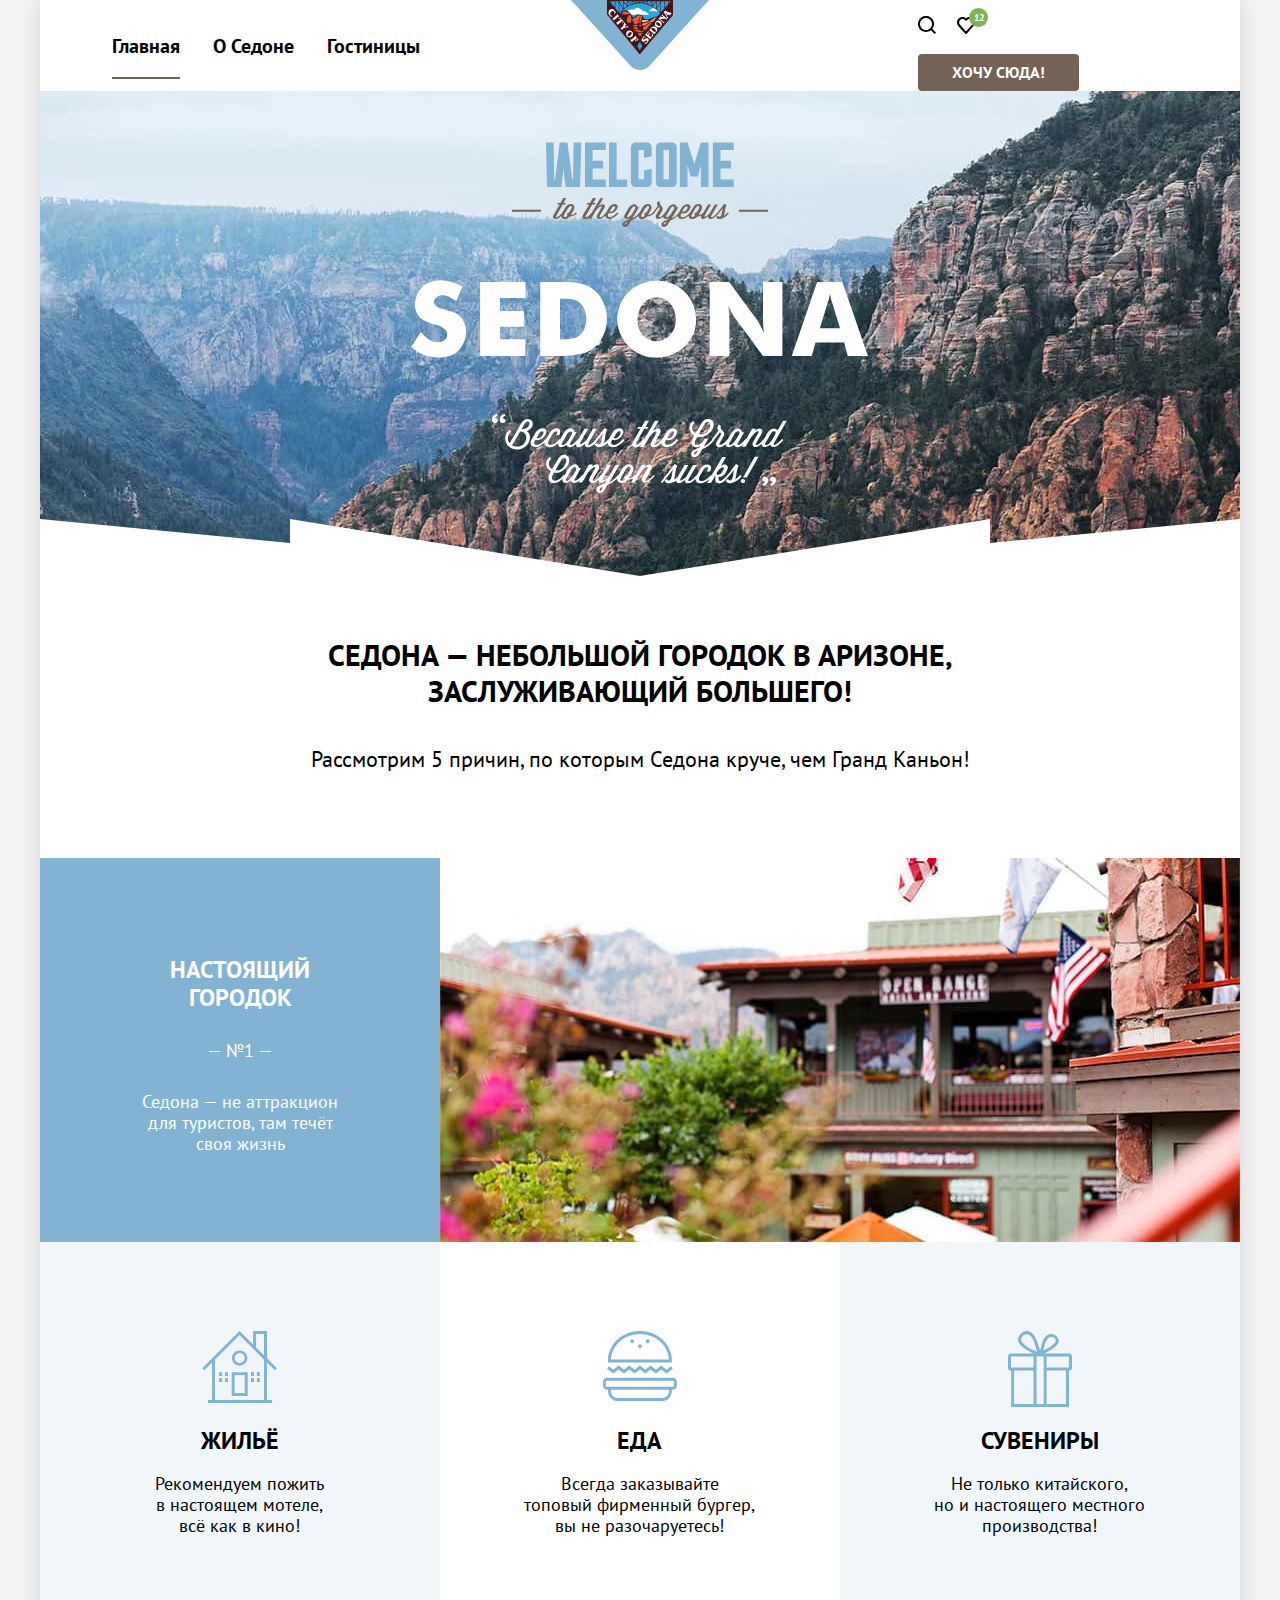
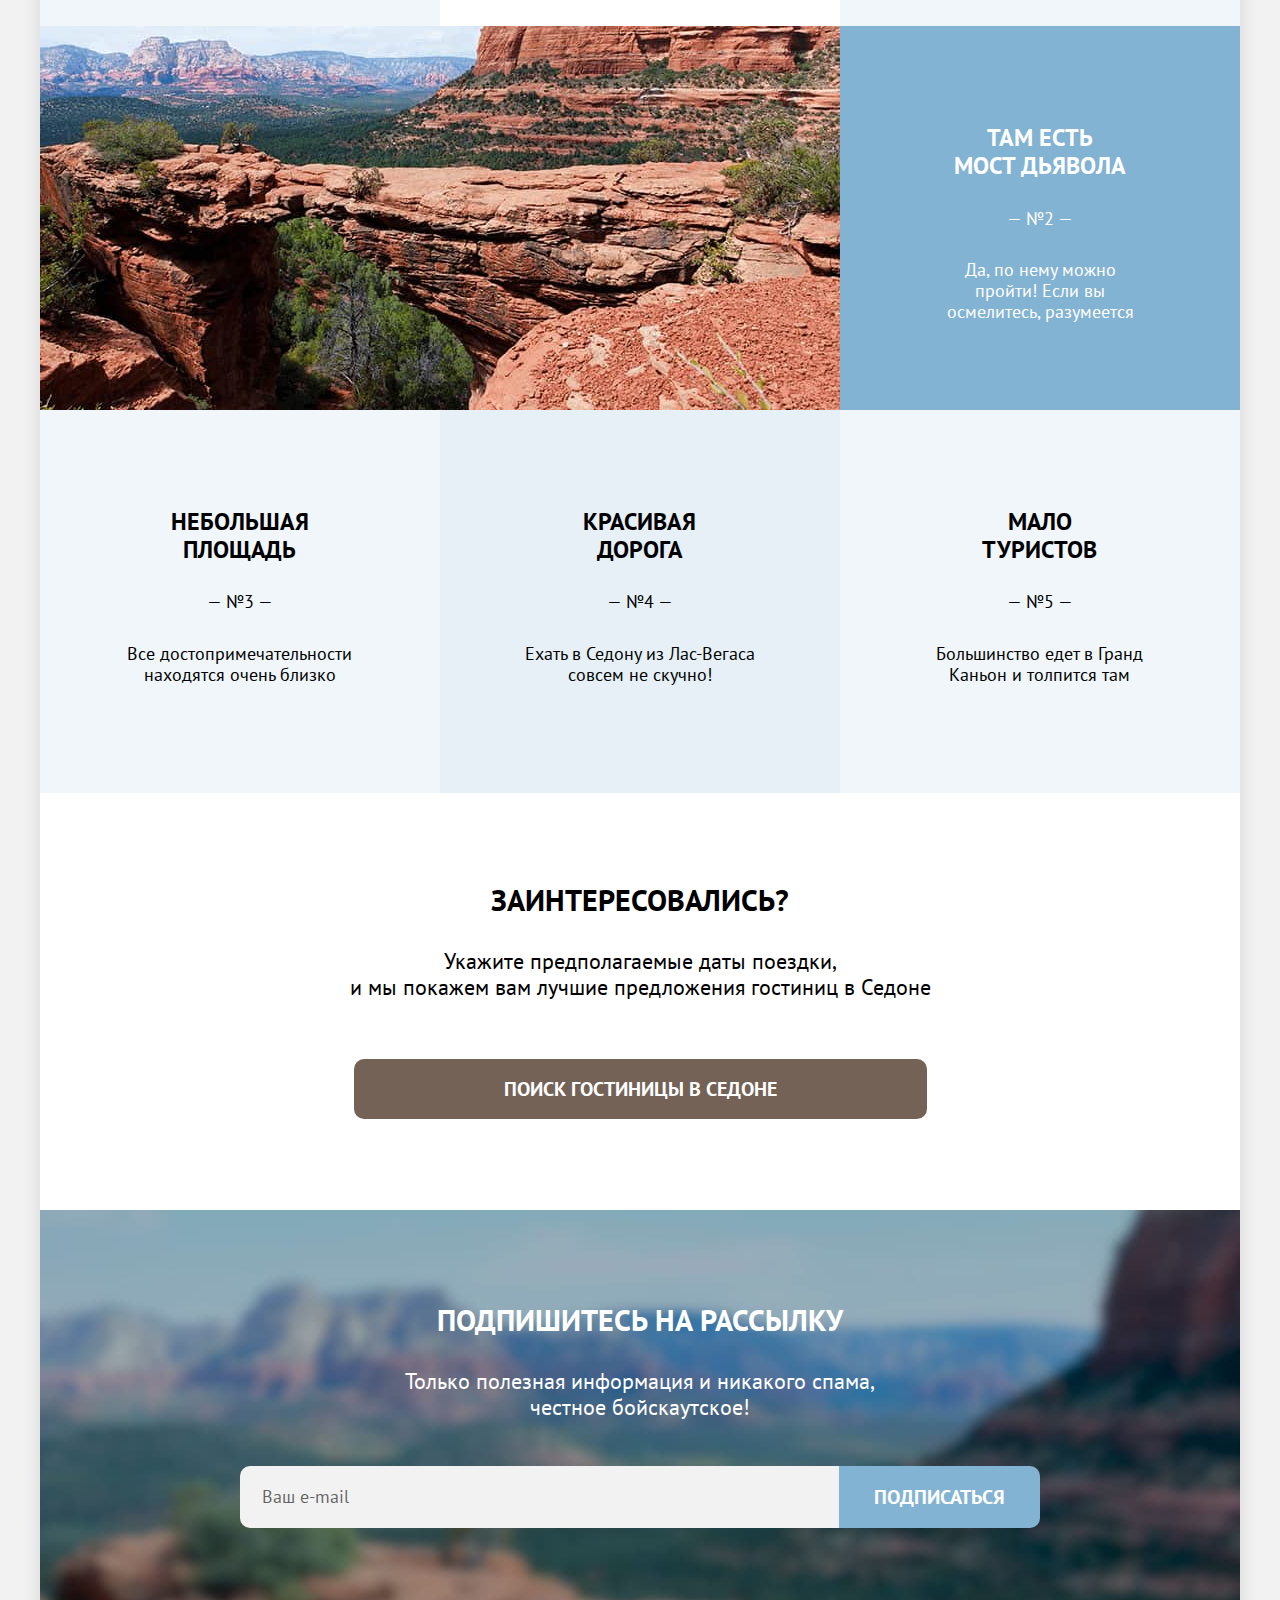
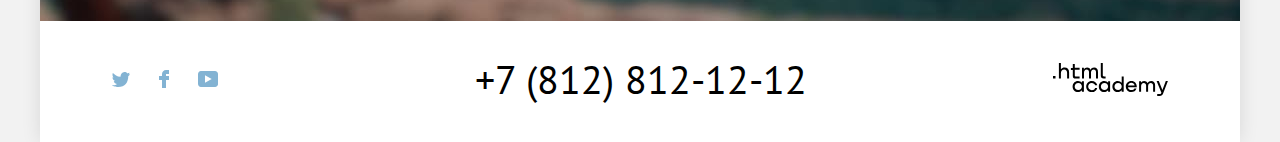
<file: index.html>
<!DOCTYPE html>
<html lang="ru">
<head>
  <meta charset="UTF-8">
  <meta http-equiv="X-UA-Compatible" content="IE=edge">
  <meta name="viewport" content="width=device-width, initial-scale=1.0">
  <title>Седона</title>
  <link rel="icon" href="favicon.ico">
  <link rel="icon" type="image/png" sizes="32x32" href="img/icons/favicon.png">
  <link rel="stylesheet" href="styles/styles.css">
</head>
<body>
  <div class="page-wrapper">
    <!-- HEADER-START -->
    <header class="main-header">
      <nav class="navigation container-xl">
        <ul class="navigation-list rs-list">
          <li class="navigation-item nav-text">
            <a class="navigation-link navigation-link-active">Главная</a>
          </li>
          <li class="navigation-item nav-text">
            <a class="navigation-link" href="#">О Седоне</a>
          </li>
          <li class="navigation-item nav-text">
            <a class="navigation-link" href="catalog.html">Гостиницы</a>
          </li>
        </ul>
        <div class="navigation-logo">
          <a class="logo">
            <span class="visually-hidden">Логотип города Седона</span>
            <img src="img/logos/logo-sedona.svg" width="138" height="70" class="logo" alt="Логотип города Седона">
          </a>
        </div>
        <ul class="navigation-list navigation-user rs-list">
          <li class="navigation-item nav-ico">
            <a class="navigation-link" href="#">
              <span class="visually-hidden">Поиск.</span>
              <svg class="navigation-ico" width="18" height="18" role="img" aria-label="Поиск по сайту." aria-hidden="true" focusable="false" fill="none" xmlns="http://www.w3.org/2000/svg">
                <path
                  d="m18 16.5-3.7-3.7c1-1.3 1.7-3 1.7-4.9 0-4.4-3.6-8-8-8S0 3.6 0 8c0 4.4 3.6 8 8 8 1.8 0 3.5-.6 4.9-1.7l3.7 3.7 1.4-1.5ZM8 14c-3.3 0-6-2.7-6-6s2.7-6 6-6 6 2.7 6 6-2.7 6-6 6Z"
                  fill="none" />
              </svg>
            </a>
          </li>
          <li class="navigation-item nav-ico">
            <a class="navigation-link navigation-fav" href="#">
              <span class="visually-hidden">Избранное</span>
              <span class="navigation-fav-count">12</span>
              <svg class="navigation-ico" width="18" height="17" role="img" aria-label="Избранные гостинницы" aria-hidden="true" focusable="false" fill="none" xmlns="http://www.w3.org/2000/svg">
                <path
                  d="M8.9 17c-.3 0-.6-.1-.8-.4-5.4-6.1-6.7-7.5-7-7.9C.4 7.8 0 6.6 0 5.4 0 2.4 2.4 0 5.5 0 6.8 0 8 .5 9 1.3 10 .5 11.3 0 12.5 0c3 0 5.5 2.4 5.5 5.4 0 1.3-.5 2.5-1.3 3.4l-7 7.9c-.2.2-.4.3-.8.3Zm-6-9.5c.3.4 3.5 4 6.1 6.9l6.2-7c.5-.5.7-1.2.7-2 0-1.8-1.5-3.3-3.3-3.3-1 0-2 .5-2.7 1.3-.3.3-.6.4-.9.4-.3 0-.6-.2-.8-.4-.7-.8-1.7-1.3-2.7-1.3-1.8 0-3.3 1.5-3.3 3.3-.1.9.3 1.6.7 2.1-.1 0-.1 0 0 0Z"
                  fill="none" />
              </svg>
            </a>
            <div class="popup-fav popup-is-open">
              <ul class="fav-item-list rs-list">
                <li class="fav-item">
                  <a href="#" class="fav-item-content">
                    <div class="popup-img">
                      <img class="fav-item-img" src="img/products/desert-quail-small.png" alt="Desert Quail Inn" width="48" height="48">
                    </div>
                    <span class="fav-item-title rs-list">Desert Quail Inn</span>
                    <span class="fav-item-category rs-list">Мотель</span>
                  </a>
                  <button class="fav-item-cart-button">
                    <svg class="fav-item-ico" width="16" height="16" role="img" aria-label="Удалить из избранного." fill="none" xmlns="http://www.w3.org/2000/svg"><path d="M15.3 2.3H.6c-.3 0-.6.2-.6.5s.3.6.6.6h1.7v12c0 .3.3.6.6.6h10.2c.3 0 .6-.3.6-.6v-12h1.7c.3 0 .6-.3.6-.6s-.4-.5-.7-.5Zm-2.8 12.5H3.4V3.4h9.1v11.4ZM6.2 1.2h3.4c.3 0 .6-.3.6-.6S10 0 9.7 0H6.2c-.3 0-.5.3-.5.6s.2.6.5.6Z" fill="none"/><path d="M6.2 12c.3 0 .6-.3.6-.6V5.7c0-.3-.3-.6-.6-.6s-.6.3-.6.6v5.7c.1.3.3.6.6.6ZM9.7 12c.3 0 .6-.3.6-.6V5.7c0-.3-.3-.6-.6-.6s-.6.4-.6.6v5.7c0 .3.2.6.6.6Z" fill="none"/></svg>
                    <span class="visually-hidden">Удалить из избранного.</span>
                  </button>
                </li>
                <li class="fav-item">
                  <a class="fav-item-content" href="#">
                    <div class="popup-img">
                      <img class="fav-item-img" src="img/products/villas-at-poco-diablo-small.png" alt="Villas at Poco Diablo" width="48" height="48">
                    </div>
                    <span class="fav-item-title rs-list">Villas at Poco Diablo</span>
                    <span class="fav-item-category rs-list">Апартаменты</span>
                  </a>
                  <button class="fav-item-cart-button">
                    <svg class="fav-item-ico" width="16" height="16" role="img" aria-label="Удалить из избранного." fill="none" xmlns="http://www.w3.org/2000/svg"><path d="M15.3 2.3H.6c-.3 0-.6.2-.6.5s.3.6.6.6h1.7v12c0 .3.3.6.6.6h10.2c.3 0 .6-.3.6-.6v-12h1.7c.3 0 .6-.3.6-.6s-.4-.5-.7-.5Zm-2.8 12.5H3.4V3.4h9.1v11.4ZM6.2 1.2h3.4c.3 0 .6-.3.6-.6S10 0 9.7 0H6.2c-.3 0-.5.3-.5.6s.2.6.5.6Z" fill="none"/><path d="M6.2 12c.3 0 .6-.3.6-.6V5.7c0-.3-.3-.6-.6-.6s-.6.3-.6.6v5.7c.1.3.3.6.6.6ZM9.7 12c.3 0 .6-.3.6-.6V5.7c0-.3-.3-.6-.6-.6s-.6.4-.6.6v5.7c0 .3.2.6.6.6Z" fill="none"/></svg>
                    <span class="visually-hidden">Удалить из избранного</span>
                  </button>
                </li>
              </ul>
              <a class="popup-button button button-brown" href="">Все избранные</a>
            </div>
          </li>
          <li class="navigation-item">
            <a href="#" class="button button-brown">Хочу сюда!</a>
          </li>
        </ul>
      </nav>
    </header>
    <!-- HEADER END -->
    <!-- MAIN-START -->
    <main class="main-index">
      <h1 class="visually-hidden">Cайт города Седона</h1>
      <section class="intro">
        <h2 class="visually-hidden">Баннер главной страницы</h2>
        <img class="intro-image" src="img/intro/welcome-sedona.svg" width="458" height="352"
          alt="Приветственная картинка Седона">
      </section>
      <section class="advantages">
        <h2 class="visually-hidden">Преимущества Седоны</h2>
        <div class="container-lg advantages-header">
          <p class="advantages-heading rs-list">Седона — небольшой городок в Аризоне, заслуживающий большего!</p>
          <p class="advantages-description rs-list">Рассмотрим 5 причин, по которым Седона круче, чем Гранд Каньон!</p>
        </div>
        <!-- ADVANTAGES LIST START -->
        <ul class="advantages-grid rs-list">
          <li class="advantages-row">
            <div class="advantages-row-content">
              <h3 class="advantages-item-title title-4 rs-list">Настоящий городок</h3>
              <p class="advantages-item-number rs-list">— №1 —</p>
              <p class="advantages-item-description rs-list">Седона — не аттракцион для туристов, там течёт своя жизнь</p>
            </div>
            <div class="advantages-row-img">
              <img class="advantages-img" src="img/sedona-town.jpg" width="800" height="384"
              alt="Улицы города Седона">
            </div>
          </li>
          <li class="advantages-list-item advantages-item-lightblue">
            <div class="advantages-house-img"></div>
            <h3 class="advantages-item-heading title-4 rs-list">Жильё</h3>
            <p class="advatanges-item-desc rs-list">Рекомендуем пожить в&nbsp;настоящем мотеле,<br> всё как в&nbsp;кино!</p>
          </li>
          <li class="advantages-list-item advantages-item-white">
            <div class="advantages-burger-img"></div>
            <h3 class="advantages-item-heading title-4 rs-list">Еда</h3>
            <p class="advantages-item-desc rs-list">Всегда заказывайте<br>топовый фирменный бургер,<br>вы не разочаруетесь!
            </p>
          </li>
          <li class="advantages-list-item advantages-item-lightblue">
            <div class="advantages-gift-img"></div>
            <h3 class="advantages-item-heading title-4 rs-list">Сувениры</h3>
            <p class="advantages-item-desc rs-list">Не только китайского,<br>но и настоящего местного производства!</p>
          </li>
          <li class="advantages-row">
            <div class="advantages-row-img">
              <img class="advantages-img" src="img/devil-bridge.jpg" width="800" height="384" alt="Мост Дьявола">
            </div>
            <div class="advantages-row-content">
              <h3 class="advantages-item-title title-4 rs-list">Там есть<br> мост дьявола</h3>
            <p class="advantages-item-number rs-list">— №2 —</p>
            <p class="advantages-item-description rs-list">Да, по нему можно пройти! Если вы осмелитесь, разумеется</p>
            </div>
          </li>
          <li class="advantages-list-item advantages-item-lightblue advantages-last-list">
            <h3 class="advantages-item-heading title-4 rs-list last-list-heading ">Небольшая площадь</h3>
            <p class="advantages-number rs-list">— №3 —</p>
            <p class="advantages-item-description rs-list">Все достопримечательности находятся очень близко</p>
          </li>
          <li class="advantages-list-item advantages-item-lighterblue advantages-last-list">
            <h3 class="advantages-item-heading title-4 rs-list last-list-heading ">Красивая<br> дорога</h3>
            <p class="advantages-number rs-list">— №4 —</p>
            <p class="advantages-item-description rs-list">Ехать в Седону из Лас-Вегаса совсем не скучно!</p>
          </li>
          <li class="advantages-list-item advantages-item-lightblue advantages-last-list">
            <h3 class="advantages-item-heading title-4 rs-list last-list-heading ">Мало<br> туристов</h3>
            <p class="advantages-number rs-list">— №5 —</p>
            <p class="advantages-item-description rs-list">Большинство едет в Гранд Каньон и толпится там</p>
          </li>
        </ul>
        <!-- ADVANTAGES LIST END -->
      </section>
      <section class="booking container-lg">
        <span class="visually-hidden">Поиск гостинницы</span>
        <h2 class="booking-title title-3 rs-list">Заинтересовались?</h2>
        <p class="booking-text rs-list">Укажите предполагаемые даты поездки,<br> и мы покажем вам лучшие предложения
          гостиниц в Седоне</p>
        <a class="button booking-button button-brown" href="catalog.html">ПОИСК ГОСТИНИЦЫ В Седоне</a>
      </section>
    </main>
    <!-- MAIN-END -->
    <!-- FOOTER-START -->
    <footer class="page-footer">
      <section class="subscribe">
          <h2 class="subscribe-title title-3 rs-list">Подпишитесь на рассылку</h2>
          <p class="subscribe-text rs-list">Только полезная информация и никакого спама,<br> честное бойскаутское!</p>
          <form action="https://echo.htmlacademy.ru/" class="subscribe-form" method="POST">
            <label class="subscribe-form-label">
              <span class="visually-hidden">Ваш e-mail</span>
              <input type="email" class="field" name="email" placeholder="Ваш e-mail" required>
            </label>
            <button type="submit" class="button subscribe-button button-blue">Подписаться</button>
          </form>
      </section>
      <section class="footer-contacts container-xl">
        <h2 class="visually-hidden">Как связаться с нами</h2>
        <ul class="social rs-list footer-item">
          <li class="social-item">
            <a class="social-link" href="https://twitter.com/htmlacademy_ru">
              <span class="visually-hidden">Твиттер.</span>
              <svg class="footer-ico" width="18" height="15" role="img" aria-label="Твиттер." aria-hidden="true" focusable="false" fill="none" xmlns="http://www.w3.org/2000/svg"><path d="M11.6.2c1.8-.5 3.2.3 3.8 1.2.7-.2 1.4-.5 2.1-.7 0 .9-.6 1.5-.9 1.8.7.1 1.4-.6 1.4-.6-.2 1-1.1 1.8-1.7 2C16.1 10.7 13 15.1 5.7 15h-.5c-.4 0-4.4-.5-5.2-1.9 2.4.2 4.1-.4 5-1.2-1-.3-2.9-.4-3.2-2.9.4.1.6.2 1.3.1C1.8 8.3.4 7.5.5 5.3c.3.3 1.1.5 1.4.5C1.1 5.6-.2 2.5.9.9c1.9 1.9 4 3.6 7.6 3.8C8.7 2.3 9.7.8 11.6.2Z" fill="none"/></svg>
            </a>
          </li>
          <li class="social-item">
            <a class="social-link" href="https://www.facebook.com/htmlacademy">
              <span class="visually-hidden">Фейсбук</span>
              <svg class="footer-ico" width="10" height="18" role="img" aria-label="Фейсбук." aria-hidden="true" focusable="false" fill="none" xmlns="http://www.w3.org/2000/svg"><path d="M7 0C4.8 0 3 1.8 3 4v2H0v4h3v8h4v-8h3V6H7V4h3V0H7Z" fill="none"/></svg>
            </a>
          </li>
          <li class="social-item">
            <a class="social-link" href="https://www.youtube.com/user/htmlacademyru">
              <span class="visually-hidden">Ютуб</span>
              <svg class="footer-ico" width="20" height="16" role="img" aria-label="Ютуб." aria-hidden="true" focusable="false" fill="none" xmlns="http://www.w3.org/2000/svg"><path d="M17 0H2.9C1.2 0 0 1.5 0 3.2v9.5C0 14.5 1.2 16 2.9 16h14.3c1.5 0 2.9-1.5 2.9-3.2V3.2C19.9 1.5 18.7 0 17 0ZM7 11.8V4.2L13.7 8 7 11.8Z" fill="none"/></svg>
            </a>
          </li>
        </ul>
        <a class="footer-phone" href="tel:+78128121212">+7 (812) 812-12-12</a>
        <a class="footer-logo" href="https://htmlacademy.ru/">
          <span class="visually-hidden">Сайт HTML Академии.</span>
          <svg class="navigation-ico" width="115" height="33" role="img" aria-label="Сайт HTML Академии." aria-hidden="true" focusable="false" fill="none" xmlns="http://www.w3.org/2000/svg"><path d="M0 12.9v2.6h2.5v-2.6H0ZM11.6 4.5c-1.6 0-2.8.7-3.6 1.7h-.1V0h-2v15.5h2v-5.3c0-2.1 1.3-3.6 3.3-3.6 1.8 0 2.9 1.4 2.9 3.2v5.7h2V9.4c.1-3-1.8-4.9-4.5-4.9ZM26.6 4.8h-4.8V1.1h-2v3.8h-1.9v2h1.9v6c0 1.7 1 2.7 2.7 2.7h4.1v-2h-3.7c-.7 0-1.1-.4-1.1-1.1V6.8h4.8v-2ZM41.1 4.6c-1.6 0-2.9.8-3.5 2.1h-.1c-.6-1.2-1.8-2.1-3.4-2.1-1.4 0-2.5.8-3.1 1.8h-.1V4.8H29v10.6h2V10c0-2 1-3.5 2.6-3.5 1.5 0 2.4 1 2.4 2.6v6.3h2V9.8c0-2.4 1.4-3.3 2.6-3.3 1.5 0 2.4 1 2.4 2.6v6.3h2V8.9c.1-2.5-1.4-4.3-3.9-4.3ZM47.8 12.7c0 1.7 1 2.7 2.8 2.7h2v-2h-1.7c-.7 0-1.1-.4-1.1-1.1V0h-2v12.7ZM28.9 19.7c-.9-1.1-2.2-1.8-3.9-1.8-3.1 0-5.4 2.3-5.4 5.6s2.3 5.6 5.4 5.6c1.8 0 3-.8 3.8-1.9h.1v1.6h2V18.2h-2v1.5Zm-3.6 7.4c-2.2 0-3.6-1.6-3.6-3.6s1.4-3.6 3.6-3.6 3.6 1.6 3.6 3.6c0 1.9-1.4 3.6-3.6 3.6ZM44.2 22c-.5-2.4-2.6-4.1-5.4-4.1-3.4 0-5.6 2.5-5.6 5.6 0 3.1 2.2 5.6 5.6 5.6 2.8 0 4.9-1.8 5.4-4.2h-2.1c-.4 1.3-1.7 2.3-3.3 2.3-2.2 0-3.6-1.6-3.6-3.6s1.4-3.6 3.6-3.6c1.6 0 2.8 1 3.3 2.2h2.1V22ZM55.1 19.7c-.9-1.1-2.2-1.8-3.9-1.8-3.1 0-5.4 2.3-5.4 5.6s2.3 5.6 5.4 5.6c1.8 0 3-.8 3.8-1.9h.1v1.6h2V18.2h-2v1.5Zm-3.6 7.4c-2.2 0-3.6-1.6-3.6-3.6s1.4-3.6 3.6-3.6 3.6 1.6 3.6 3.6c0 1.9-1.5 3.6-3.6 3.6ZM68.7 19.8c-.9-1.1-2.2-1.9-3.9-1.9-3.1 0-5.4 2.3-5.4 5.6s2.2 5.6 5.4 5.6c1.7 0 3-.8 3.8-1.8h.1v1.5h2V13.4h-2v6.4Zm-3.6 7.3c-2.2 0-3.6-1.6-3.6-3.6s1.4-3.6 3.6-3.6 3.6 1.6 3.6 3.6c-.1 2-1.5 3.6-3.6 3.6ZM78.3 17.9c-3.3 0-5.5 2.5-5.5 5.6 0 3 2.1 5.6 5.5 5.6 2.5 0 4.5-1.3 5.2-3.6h-2.1c-.5 1-1.6 1.6-3 1.6-1.9 0-3.3-1.3-3.4-2.9h8.8c.2-3.6-2-6.3-5.5-6.3Zm0 1.9c1.7 0 3 1 3.3 2.6h-6.5c.3-1.5 1.5-2.6 3.2-2.6ZM98.2 17.9c-1.6 0-2.9.8-3.6 2h-.1c-.6-1.2-1.8-2-3.4-2-1.4 0-2.5.7-3.1 1.8v-1.5h-1.9v10.6h2v-5.4c0-2 1-3.4 2.6-3.5 1.5 0 2.4 1 2.4 2.6v6.3h2v-5.6c0-2.4 1.4-3.3 2.6-3.3 1.5 0 2.4 1 2.4 2.6v6.3h2v-6.5c.1-2.6-1.4-4.4-3.9-4.4ZM109.4 27l-3.6-8.9h-2.2l4.8 11.6c-.3.9-.7 1.2-1.7 1.2h-2.5v2h2.5c1.8 0 2.8-.8 3.5-2.6l4.7-12.2h-2.1l-3.4 8.9Z" fill="none"/></svg>
        </a>
      </section>
    </footer>
    <!-- FOOTER-END -->
    <!-- MODAL-START -->
    <div class="overlay is-open">
      <section class="modal">
        <div class="modal-header">
          <h2 class="modal-title rs-list">Поиск гостиницы в Седоне</h2>
          <button class="modal-close">
            <img class="cross-ico" src="img/icons/cross.svg" width="13" height="13" alt="Закрыть модальное окно">
            <span class="visually-hidden">Закрыть модальное окно</span>
          </button>
        </div>
        <form action="https://echo.htmlacademy.ru/" class="rent-form" method="POST">
          <div class="field-group">
            <label for="check-in-date" class="rent-form-label">Дата заезда:</label>
            <div class="form-side">
              <input type="text" class="rent-form-field field rent-form-error" id="check-in-date" name="check-in-date"  placeholder="Укажите дату">
              <p class="error rs-list">Мы не можем отправить вас в прошлое.</p>
            </div>
          </div>
          <div class="field-group">
            <label for="check-out-date" class="rent-form-label">Дата выезда:</label>
            <div class="form-side">
              <input type="text" class="rent-form-field field rent-form-error" id="check-out-date" name="check-out-date"  placeholder="Укажите дату">
              <p class="alert rs-list">На эти даты есть свободные номера. Пока есть.</p>
            </div>
          </div>
          <div class="field-group">
            <div class="form-column-left">
              <label for="adults" class="rent-form-label">Взрослые:</label>
              <div class="amount-change-button">
                <button class="amount-button minus-button" type="button">
                  <img src="img/icons/minus.svg" class="minus-ico" width="13" height="1" alt="Минус один взрослый">
                  <span class="visually-hidden">Минус один взрослый</span>
                </button>
                <input type="number" class="people-number" id="adults" name="adults-number" value="2">
                <button class="amount-button plus-button" type="button">
                  <img src="img/icons/plus.svg" class="plus-ico" width="13" height="13" alt="Плюс один взрослый">
                  <span class="visually-hidden">Плюс один взрослый</span>
                </button>
              </div>
            </div>
            <div class="form-column-right">
              <label for="childrens" class="rent-form-label">Дети:</label>
              <div class="hid">
                <button class="info" type="button">
                  <span class="visually-hidden">Посмотреть дополнительную информацию</span>
                </button>
                <div class="tooltip">
                  <p class="tooltip-text rs-list">Укажите количество детей, которые будут с&nbsp;вами, возраст которых от&nbsp;6&nbsp;до&nbsp;18&nbsp;лет. Дети до&nbsp;6&nbsp;лет размещаются бесплатно.</p>
                </div>
              </div>
              <div class="amount-change-button">
                <button class="amount-button minus-button" type="button">
                  <img src="img/icons/minus.svg" class="minus-ico" width="13" height="1" alt="Минус один ребенок">
                  <span class="visually-hidden">Минус один ребенок</span>
                </button>
                <input type="number" class="people-number" id="childrens" name="сhild-number" value="1">
                <button class="amount-button plus-button" type="button">
                  <img src="img/icons/plus.svg" class="plus-ico" width="13" height="13" alt="Плюс один ребенок">
                  <span class="visually-hidden">Плюс один ребенок</span>
                </button>
              </div>
            </div>
          </div>
          <button class="rent-form-button button-blue button" type="submit">Найти</button>
        </form>
      </section>
    </div>
    <!-- MODAL-END -->
  </div>
</body>
</html>
</file>
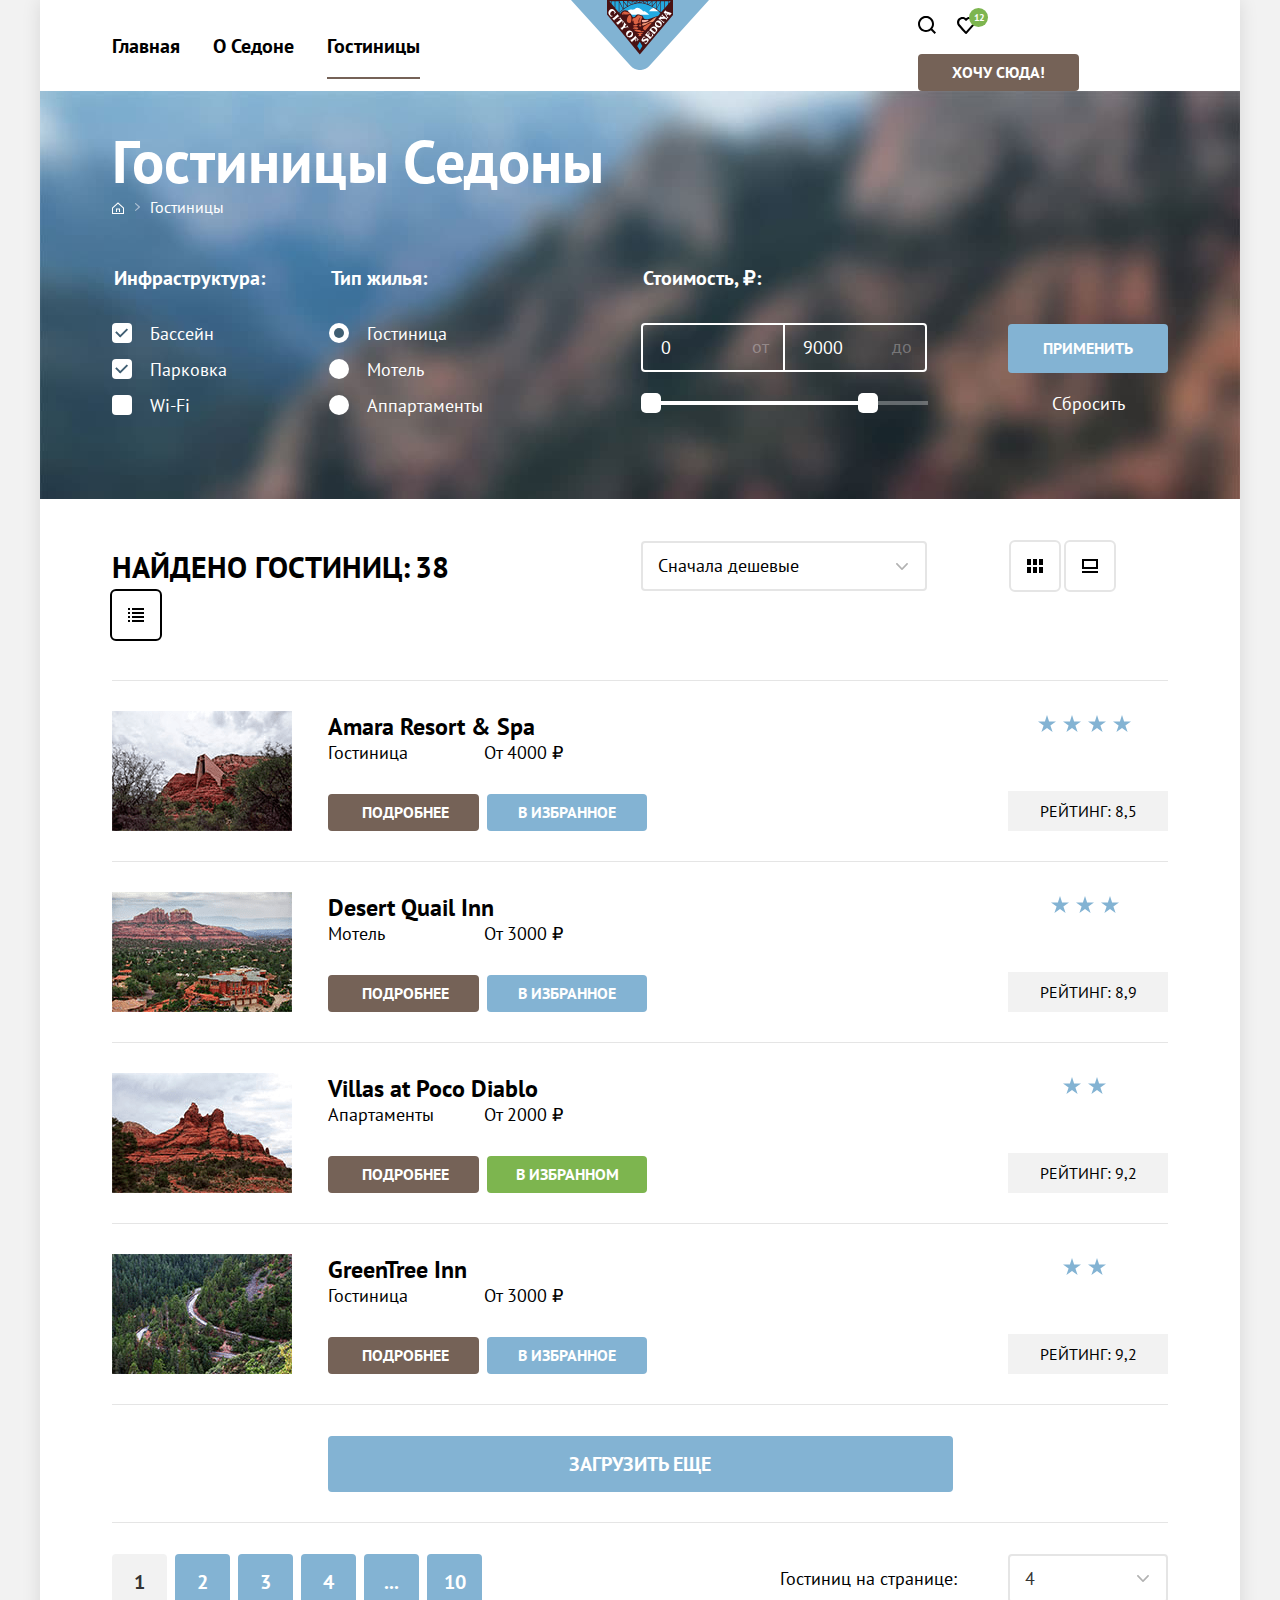
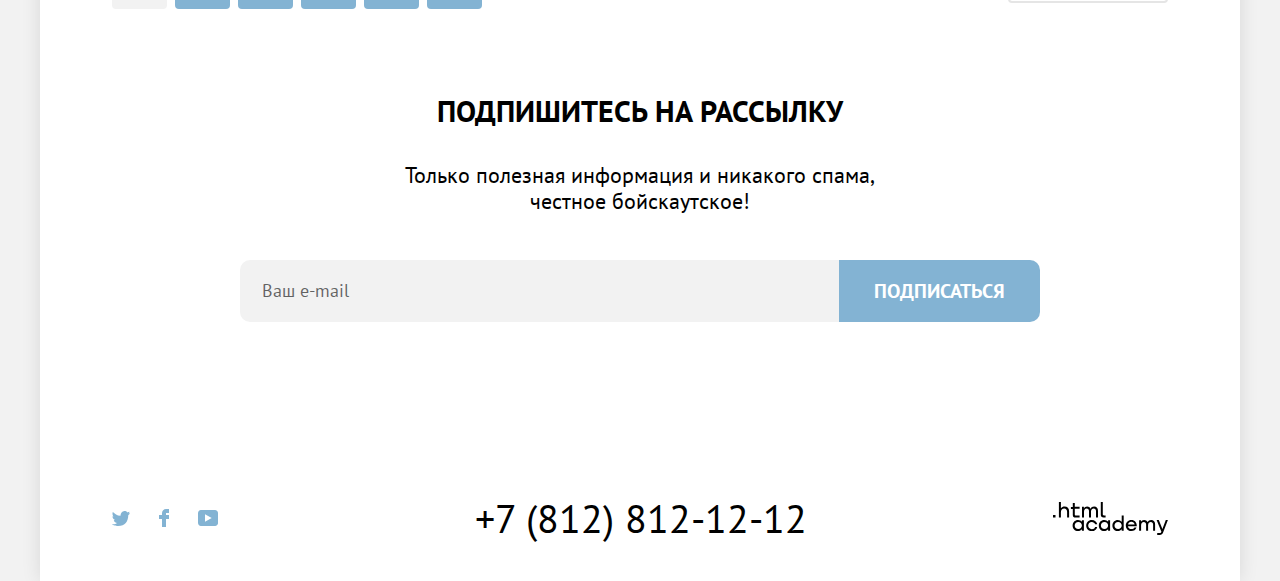
<file: catalog.html>
<!DOCTYPE html>
<html lang="ru">
<head>
  <meta charset="UTF-8">
  <meta http-equiv="X-UA-Compatible" content="IE=edge">
  <meta name="viewport" content="width=device-width, initial-scale=1.0">
  <title>Каталог Седона</title>
  <link rel="icon" href="favicon.ico">
  <link rel="icon" type="image/png" sizes="32x32" href="img/icons/favicon.png">
  <link rel="stylesheet" href="styles/styles.css">
</head>
<body>
  <div class="page-wrapper">
    <!-- HEADER START -->
    <header class="main-header">
      <nav class="navigation container-xl">
        <ul class="navigation-list rs-list">
          <li class="navigation-item nav-text">
            <a class="navigation-link" href="index.html">Главная</a>
          </li>
          <li class="navigation-item nav-text">
            <a class="navigation-link" href="#">О Седоне</a>
          </li>
          <li class="navigation-item nav-text">
            <a class="navigation-link navigation-link-active">Гостиницы</a>
          </li>
        </ul>
        <div class="navigation-logo">
          <a class="logo" href="index.html">
            <span class="visually-hidden">Логотип города Седона</span>
            <img src="img/logos/logo-sedona.svg" width="138" height="70" class="logo" alt="Логотип города Седона">
          </a>
        </div>
        <ul class="navigation-list navigation-user rs-list">
          <li class="navigation-item nav-ico ">
            <a class="navigation-link" href="#">
              <span class="visually-hidden">Поиск</span>
              <svg class="navigation-ico" width="18" height="18" role="img" aria-label="Поиск по сайту." fill="none" aria-hidden="true" focusable="false" xmlns="http://www.w3.org/2000/svg">
                <path
                  d="m18 16.5-3.7-3.7c1-1.3 1.7-3 1.7-4.9 0-4.4-3.6-8-8-8S0 3.6 0 8c0 4.4 3.6 8 8 8 1.8 0 3.5-.6 4.9-1.7l3.7 3.7 1.4-1.5ZM8 14c-3.3 0-6-2.7-6-6s2.7-6 6-6 6 2.7 6 6-2.7 6-6 6Z"
                  fill="none" />
              </svg>
            </a>
          </li>
          <li class="navigation-item nav-ico ">
            <a class="navigation-link navigation-fav" href="#">
              <span class="visually-hidden">Избранное</span>
              <span class="navigation-fav-count">12</span>
              <svg class="navigation-ico" width="18" height="17" role="img" aria-label="Избранные гостинницы" aria-hidden="true" focusable="false" fill="none" xmlns="http://www.w3.org/2000/svg">
                <path
                  d="M8.9 17c-.3 0-.6-.1-.8-.4-5.4-6.1-6.7-7.5-7-7.9C.4 7.8 0 6.6 0 5.4 0 2.4 2.4 0 5.5 0 6.8 0 8 .5 9 1.3 10 .5 11.3 0 12.5 0c3 0 5.5 2.4 5.5 5.4 0 1.3-.5 2.5-1.3 3.4l-7 7.9c-.2.2-.4.3-.8.3Zm-6-9.5c.3.4 3.5 4 6.1 6.9l6.2-7c.5-.5.7-1.2.7-2 0-1.8-1.5-3.3-3.3-3.3-1 0-2 .5-2.7 1.3-.3.3-.6.4-.9.4-.3 0-.6-.2-.8-.4-.7-.8-1.7-1.3-2.7-1.3-1.8 0-3.3 1.5-3.3 3.3-.1.9.3 1.6.7 2.1-.1 0-.1 0 0 0Z"
                  fill="none" />
              </svg>
            </a>
            <div class="popup-fav popup-is-open">
              <ul class="fav-item-list rs-list">
                <li class="fav-item">
                  <a href="#" class="fav-item-content">
                    <div class="popup-img">
                      <img class="fav-item-img" src="img/products/desert-quail-small.png" alt="Desert Quail Inn" width="48" height="48">
                    </div>
                    <span class="fav-item-title rs-list">Desert Quail Inn</span>
                    <span class="fav-item-category rs-list">Мотель</span>
                  </a>
                  <button class="fav-item-cart-button">
                    <svg class="fav-item-ico" width="16" height="16" role="img" aria-label="Удалить из избранного." fill="none" xmlns="http://www.w3.org/2000/svg"><path d="M15.3 2.3H.6c-.3 0-.6.2-.6.5s.3.6.6.6h1.7v12c0 .3.3.6.6.6h10.2c.3 0 .6-.3.6-.6v-12h1.7c.3 0 .6-.3.6-.6s-.4-.5-.7-.5Zm-2.8 12.5H3.4V3.4h9.1v11.4ZM6.2 1.2h3.4c.3 0 .6-.3.6-.6S10 0 9.7 0H6.2c-.3 0-.5.3-.5.6s.2.6.5.6Z" fill="none"/><path d="M6.2 12c.3 0 .6-.3.6-.6V5.7c0-.3-.3-.6-.6-.6s-.6.3-.6.6v5.7c.1.3.3.6.6.6ZM9.7 12c.3 0 .6-.3.6-.6V5.7c0-.3-.3-.6-.6-.6s-.6.4-.6.6v5.7c0 .3.2.6.6.6Z" fill="none"/></svg>
                    <span class="visually-hidden">Удалить из избранного</span>
                  </button>
                </li>
                <li class="fav-item">
                  <a class="fav-item-content" href="#">
                    <div class="popup-img">
                      <img class="fav-item-img" src="img/products/villas-at-poco-diablo-small.png" alt="Villas at Poco Diablo" width="48" height="48">
                    </div>
                    <span class="fav-item-title rs-list">Villas at Poco Diablo</span>
                    <span class="fav-item-category rs-list">Апартаменты</span>
                  </a>
                  <button class="fav-item-cart-button">
                    <svg class="fav-item-ico" width="16" height="16" role="img" aria-label="Удалить из избранного." fill="none" xmlns="http://www.w3.org/2000/svg"><path d="M15.3 2.3H.6c-.3 0-.6.2-.6.5s.3.6.6.6h1.7v12c0 .3.3.6.6.6h10.2c.3 0 .6-.3.6-.6v-12h1.7c.3 0 .6-.3.6-.6s-.4-.5-.7-.5Zm-2.8 12.5H3.4V3.4h9.1v11.4ZM6.2 1.2h3.4c.3 0 .6-.3.6-.6S10 0 9.7 0H6.2c-.3 0-.5.3-.5.6s.2.6.5.6Z" fill="none"/><path d="M6.2 12c.3 0 .6-.3.6-.6V5.7c0-.3-.3-.6-.6-.6s-.6.3-.6.6v5.7c.1.3.3.6.6.6ZM9.7 12c.3 0 .6-.3.6-.6V5.7c0-.3-.3-.6-.6-.6s-.6.4-.6.6v5.7c0 .3.2.6.6.6Z" fill="none"/></svg>
                    <span class="visually-hidden">Удалить из избранного</span>
                  </button>
                </li>
              </ul>
              <a class="popup-button button button-brown" href="">Все избранные</a>
            </div>
          </li>
          <li class="navigation-item">
            <a href="#" class="button button-brown">Хочу сюда!</a>
          </li>
        </ul>
      </nav>
    </header>
    <!-- HEADER END -->
    <!-- MAIN START -->
    <main class="main-inner">
      <header class="inner-header">
        <div class="container-xl">
          <h1 class="inner-header-title title-1 rs-list">Гостиницы Седоны</h1>
          <ul class="breadcrumbs rs-list">
            <li class="breadcrumbs-item">
              <a class="breadcrumbs-link" href="index.html">
                <span class="visually-hidden">Перейти на главную страницу.</span>
                <svg class="breadcrumb-ico" width="12" height="12" role="img" aria-label="Перейти на главную страницу." aria-hidden="true" focusable="false" fill="none" xmlns="http://www.w3.org/2000/svg"><path d="M6 .3 0 5.8V12h12V5.8L6 .3ZM11 11H1V6.2l5-4.5 5 4.5V11Z" fill="#none"/><path d="M4 10h1V7.5h2V10h1V6.5H4V10Z" fill="#none"/></svg>
              </a>
            </li>
            <li class="breadcrumbs-item">
              <a class="breadcrumbs-link rs-list">Гостиницы</a>
            </li>
          </ul>
          <!-- FILTERS-START -->
          <form class="filter" action="https://echo.htmlacademy.ru/">
              <fieldset class="filter-group infrastructure">
                <legend class="filter-title">Инфраструктура:</legend>
                <ul class="filter-list rs-list">
                  <li class="filter-item">
                    <label class="control">
                      <input class="control-checkbox visually-hidden" type="checkbox" name="pool" checked>
                      <span class="control-mark"></span>
                      <span class="control-label">Бассейн</span>
                    </label>
                  </li>
                  <li class="filter-item">
                    <label class="control">
                      <input class="control-checkbox visually-hidden" type="checkbox" name="parking" checked>
                      <span class="control-mark"></span>
                      <span class="control-label">Парковка</span>
                    </label>
                  </li>
                  <li class="filter-item">
                    <label class="control">
                      <input class="control-checkbox visually-hidden" type="checkbox" name="Wi-Fi">
                      <span class="control-mark"></span>
                      <span class="control-label">Wi-Fi</span>
                    </label>
                  </li>
                </ul>
              </fieldset>
              <fieldset class="filter-group product-type">
                <legend class="filter-title">Тип жилья:</legend>
                <ul class="filter-list rs-list">
                  <li class="filter-item">
                    <label class="control">
                      <input class="control-radio visually-hidden" type="radio" name="housing-type" value="hotel" checked>
                      <span class="control-mark"></span>
                      <span class="control-label">Гостиница</span>
                    </label>
                  </li>
                  <li class="filter-item">
                    <label class="control">
                      <input class="control-radio visually-hidden" type="radio" name="housing-type" value="motel">
                      <span class="control-mark"></span>
                      <span class="control-label">Мотель</span>
                    </label>
                  </li>
                  <li class="filter-item">
                    <label class="control">
                      <input class="control-radio visually-hidden" type="radio" name="housing-type" value="apartment">
                      <span class="control-mark"></span>
                      <span class="control-label">Аппартаменты</span>
                    </label>
                  </li>
                </ul>
              </fieldset>
              <fieldset class="filter-group product-cost">
                <legend class="filter-title">Стоимость, ₽:</legend>
                <div class="range">
                  <div class="range-price-inputs">
                    <label class="product-cost-label">
                      <input class="range-input range-input-min" type="number" value="0" name="min-price">
                      <span class="price-title">от</span>
                    </label>
                    <label class="product-cost-label">
                      <input class="range-input range-input-max" type="number" value="9000" name="max-price">
                      <span class="price-title">до</span>
                    </label>
                  </div>
                  <div class="range-scale">
                    <div class="range-bar">
                      <button type="button" class="range-toggle min-price">
                        <span class="visually-hidden">Изменить минимальную цену</span>
                      </button>
                      <button type="button" class="range-toggle max-price">
                        <span class="visually-hidden">Изменить максимальную цену</span>
                      </button>
                    </div>
                  </div>
                </div>
              </fieldset>
              <div class="filters-button">
                <button type="submit" class="button button-blue filter-submit">Применить</button>
                <button type="reset" class="filter-reset">Сбросить</button>
              </div>
          </form>
          <!-- FILTERS-END -->
        </div>
      </header>
      <section class="catalog container-xl">
        <h2 class="visually-hidden">Каталог</h2>
        <!-- SORT-START -->
        <div class="catalog-sort">
          <h3 class="catalog-sort-title title-3 rs-list">Найдено гостиниц:<span class="hotel-numbers">38</span></h3>
          <form action="https://echo.htmlacademy.ru/" class="catalog-grade" method="POST">
            <label class="visually-hidden" for="grade-select">Сортировка цен каталога</label>
            <select name="grade" id="grade-select" class="catalog-grade-select custom-select">
              <option value="cheaper">Сначала дешевые</option>
              <option value="expensive">Сначала дорогие</option>
            </select>
            <button type="submit" class="visually-hidden">Отсортировать продукты</button>
          </form>
          <a class="sort-type-link sort-type-state" href="#">
            <span class="visually-hidden">Плитки</span>
            <svg class="sort-type-ico" width="16" height="14" role="img" aria-label="Плиточный список результатов" aria-hidden="true" focusable="false" viewBox="0 0 16 14" fill="none" xmlns="http://www.w3.org/2000/svg">
              <path d="M4 0H0V6H4V0Z" fill="none"/>
              <path d="M16 0H12V6H16V0Z" fill="none"/>
              <path d="M10 0H6V6H10V0Z" fill="none"/>
              <path d="M4 8H0V14H4V8Z" fill="none"/>
              <path d="M16 8H12V14H16V8Z" fill="none"/>
              <path d="M10 8H6V14H10V8Z" fill="none"/>
            </svg>
          </a>
          <a class="sort-type-link sort-type-state" href="#">
            <span class="visually-hidden">Блоки</span>
            <svg class="sort-type-ico" width="16" height="14" role="img" aria-label="Блочный список результатов" aria-hidden="true" focusable="false" viewBox="0 0 16 14" fill="none" xmlns="http://www.w3.org/2000/svg">
              <path d="M16 12H0V14H16V12Z" fill="none"/>
              <path d="M14 2V8H2V2H14ZM16 0H0V10H16V0Z" fill="none"/>
            </svg>
          </a>
          <a class="sort-type-link sort-type-active">
            <span class="visually-hidden">Список</span>
            <svg class="sort-type-ico" width="16" height="14" role="img" aria-label="Список результатов." aria-hidden="true" focusable="false" fill="none" xmlns="http://www.w3.org/2000/svg"><path d="M2 0H0v2h2V0ZM16 0H4v2h12V0ZM2 4H0v2h2V4ZM16 4H4v2h12V4ZM2 8H0v2h2V8ZM16 8H4v2h12V8ZM2 12H0v2h2v-2ZM16 12H4v2h12v-2Z" fill="none"/></svg>
          </a>
        </div>
        <!-- SORT-END -->
        <!-- PRODUCTS-LIST-START -->
        <div class="catalog-result">
          <ul class="result-list rs-list">
            <li class="card">
              <a href="#" class="card-link">
                <span class="visually-hidden">Amara Resort & Spa</span>
                <img src="img/products/amara-resort.png" class="card-preview" width="180" height="120" alt="Amara Resort & Spa">
              </a>
              <div class="card-content">
                <h3 class="card-name rs-list">
                  <a class="card-name-link title-4" href="#">Amara Resort & Spa</a>
                </h3>
                <p class="card-category rs-list">
                  <span class="card-type">Гостиница</span>
                  <span class="card-price">От 4000 &#8381;</span>
                </p>
                <ul class="card-buttons rs-list">
                  <li class="card-buttons-item">
                    <a class="button button-brown" href="#">Подробнее</a>
                  </li>
                  <li class="card-buttons-item">
                    <a class="button button-blue" href="#">В избранное</a>
                  </li>
                </ul>
              </div>
              <div class="raiting-column">
                <ul class="raiting rs-list">
                  <li class="raiting-item">
                    <img class="raiting-icon" src="img/icons/star.svg" width="18" height="17" alt="Звезда">
                  </li>
                  <li class="raiting-item">
                    <img class="raiting-icon" src="img/icons/star.svg" width="18" height="17" alt="Звезда">
                  </li>
                  <li class="raiting-item">
                    <img class="raiting-icon" src="img/icons/star.svg" width="18" height="17" alt="Звезда">
                  </li>
                  <li class="raiting-item">
                    <img class="raiting-icon" src="img/icons/star.svg" width="18" height="17" alt="Звезда">
                  </li>
                </ul>
                <p class="raiting-value rs-list">Рейтинг: 8,5</p>
              </div>
            </li>
            <li class="card">
              <a href="#" class="card-link">
                <span class="visually-hidden">Desert Quail Inn</span>
                <img src="img/products/desert-quail.png" class="card-preview" alt="Desert Quail Inn" width="180" height="120">
              </a>
              <div class="card-content">
                <h3 class="card-name rs-list">
                  <a class="card-name-link title-4" href="#">Desert Quail Inn</a>
                </h3>
                <p class="card-category rs-list">
                  <span class="card-type">Мотель</span>
                  <span class="card-price">От 3000 &#8381;</span>
                </p>
                <ul class="card-buttons rs-list">
                  <li class="card-buttons-item">
                    <a class="button button-brown" href="#">Подробнее</a>
                  </li>
                  <li class="card-buttons-item">
                    <a class="button button-blue" href="#">В избранное</a>
                  </li>
                </ul>
              </div>
              <div class="raiting-column">
                <ul class="raiting rs-list">
                  <li class="raiting-item">
                    <img class="raiting-icon" src="img/icons/star.svg" width="18" height="17" alt="Звезда">
                  </li>
                  <li class="raiting-item">
                    <img class="raiting-icon" src="img/icons/star.svg" width="18" height="17" alt="Звезда">
                  </li>
                  <li class="raiting-item">
                    <img class="raiting-icon" src="img/icons/star.svg" width="18" height="17" alt="Звезда">
                  </li>
                </ul>
                <p class="raiting-value rs-list">Рейтинг: 8,9</p>
              </div>
            </li>
            <li class="card">
              <a href="#" class="card-link">
                <span class="visually-hidden">Villas at Poco Diablo</span>
                <img src="img/products/villas-at-poco.png" class="card-preview" width="180" height="120" alt="Villas at Poco Diablo">
              </a>
              <div class="card-content">
                <h3 class="card-name rs-list">
                  <a class="card-name-link title-4" href="#">Villas at Poco Diablo</a>
                </h3>
                <p class="card-category rs-list">
                  <span class="card-type">Апартаменты</span>
                  <span class="card-price">От 2000 &#8381;</span>
                </p>
                <ul class="card-buttons rs-list">
                  <li class="card-buttons-item">
                    <a class="button button-brown" href="#">Подробнее</a>
                  </li>
                  <li class="card-buttons-item">
                    <a class="button button-blue button-green" href="#">В избранном</a>
                  </li>
                </ul>
              </div>
              <div class="card-column raiting-column">
                <ul class="raiting rs-list">
                  <li class="raiting-item">
                    <img class="raiting-icon" src="img/icons/star.svg" width="18" height="17" alt="Звезда">
                  </li>
                  <li class="raiting-item">
                    <img class="raiting-icon" src="img/icons/star.svg" width="18" height="17" alt="Звезда">
                  </li>
                </ul>
                <p class="raiting-value rs-list">Рейтинг: 9,2</p>
              </div>
            </li>
            <li class="card">
              <a href="#" class="card-link">
                <span class="visually-hidden">GreenTree Inn</span>
                <img src="img/products/greentree.png" alt="GreenTree Inn" width="180" height="120" class="card-preview">
              </a>
              <div class="card-content">
                <h3 class="card-name rs-list">
                  <a class="card-name-link title-4" href="#">GreenTree Inn</a>
                </h3>
                <p class="card-category rs-list">
                  <span class="card-type">Гостиница</span>
                  <span class="card-price">От 3000 &#8381;</span>
                </p>
                <ul class="card-buttons rs-list">
                  <li class="card-buttons-item">
                    <a class="button button-brown" href="#">Подробнее</a>
                  </li>
                  <li class="card-buttons-item">
                    <a class="button button-blue" href="#">В избранное</a>
                  </li>
                </ul>
              </div>
              <div class="raiting-column">
                <ul class="raiting rs-list">
                  <li class="raiting-item">
                    <img class="raiting-icon" src="img/icons/star.svg" width="18" height="17" alt="Звезда">
                  </li>
                  <li class="raiting-item">
                    <img class="raiting-icon" src="img/icons/star.svg" width="18" height="17" alt="Звезда">
                  </li>
                </ul>
                <p class="raiting-value rs-list">Рейтинг: 9,2</p>
              </div>
            </li>
          </ul>
          <div class="catalog-more">
            <button class="button button-blue catalog-button-more">Загрузить еще</button>
          </div>
        </div>
        <!-- PRODUCTS-LIST-END -->
        <!-- PAGINATION -->
        <div class="catalog-footer">
          <div class="pagination-items">
            <ul class="pagination rs-list">
              <li class="pagination-item pagination-item-current">
                <a class="pagination-link pagination-link-current">1</a>
              </li>
              <li class="pagination-item">
                <a class="pagination-link pagination-link-state" href="#">2</a>
              </li>
              <li class="pagination-item">
                <a class="pagination-link pagination-link-state" href="#">3</a>
              </li>
              <li class="pagination-item">
                <a class="pagination-link pagination-link-state" href="#">4</a>
              </li>
              <li class="pagination-item">
                <a class="pagination-link pagination-link-state" href="#">...</a>
              </li>
              <li class="pagination-item">
                <a class="pagination-link pagination-link-state" href="#">10</a>
              </li>
            </ul>
          </div>
          <div class="products-amount">
            <form action="https://echo.htmlacademy.ru/" class="items-per-page">
              <label class="hotels-amount-label" for="hotels-amount">Гостиниц на странице:</label>
              <select name="amount_hotels" class="items-per-page-select custom-select" id="hotels-amount">
                  <option value="4">4</option>
                  <option value="5">6</option>
              </select>
              <button class="visually-hidden" type="submit">Показать</button>
            </form>
          </div>
        </div>
        <!-- PAGINATION-END -->
      </section>
    </main>
    <!-- MAIN-END -->
    <!-- FOOTER-START -->
    <footer class="page-footer">
      <section class="subscribe-catalog">
        <h2 class="subscribe-catalog-title title-3 rs-list">Подпишитесь на рассылку</h2>
        <p class="subscribe-text rs-list">Только полезная информация и никакого спама,<br> честное бойскаутское!</p>
        <form action="https://echo.htmlacademy.ru/" class="subscribe-form" method="POST">
          <label class="subscribe-form-label">
            <span class="visually-hidden">Ваш e-mail</span>
            <input type="email" class="field" name="email" placeholder="Ваш e-mail" required>
          </label>
          <button type="submit" class="button subscribe-button button-blue">Подписаться</button>
        </form>
      </section>
      <section class="footer-contacts container-xl">
        <h2 class="visually-hidden">Как связаться с нами</h2>
        <ul class="social rs-list footer-item">
          <li class="social-item ">
            <a class="social-link" href="https://twitter.com/htmlacademy_ru">
              <span class="visually-hidden">Твиттер.</span>
              <svg class="footer-ico" width="18" height="15" role="img" aria-label="Твиттер." aria-hidden="true" focusable="false" fill="none" xmlns="http://www.w3.org/2000/svg"><path d="M11.6.2c1.8-.5 3.2.3 3.8 1.2.7-.2 1.4-.5 2.1-.7 0 .9-.6 1.5-.9 1.8.7.1 1.4-.6 1.4-.6-.2 1-1.1 1.8-1.7 2C16.1 10.7 13 15.1 5.7 15h-.5c-.4 0-4.4-.5-5.2-1.9 2.4.2 4.1-.4 5-1.2-1-.3-2.9-.4-3.2-2.9.4.1.6.2 1.3.1C1.8 8.3.4 7.5.5 5.3c.3.3 1.1.5 1.4.5C1.1 5.6-.2 2.5.9.9c1.9 1.9 4 3.6 7.6 3.8C8.7 2.3 9.7.8 11.6.2Z" fill="none"/></svg>
            </a>
          </li>
          <li class="social-item">
            <a class="social-link" href="https://www.facebook.com/htmlacademy">
              <span class="visually-hidden">Фейсбук</span>
              <svg class="footer-ico" width="10" height="18" role="img" aria-label="Фейсбук." aria-hidden="true" focusable="false" fill="none" xmlns="http://www.w3.org/2000/svg"><path d="M7 0C4.8 0 3 1.8 3 4v2H0v4h3v8h4v-8h3V6H7V4h3V0H7Z" fill="none"/></svg>
            </a>
          </li>
          <li class="social-item">
            <a class="social-link" href="https://www.youtube.com/user/htmlacademyru">
              <span class="visually-hidden">Ютуб</span>
              <svg class="footer-ico" width="20" height="16" role="img" aria-label="Ютуб." aria-hidden="true" focusable="false" fill="none" xmlns="http://www.w3.org/2000/svg"><path d="M17 0H2.9C1.2 0 0 1.5 0 3.2v9.5C0 14.5 1.2 16 2.9 16h14.3c1.5 0 2.9-1.5 2.9-3.2V3.2C19.9 1.5 18.7 0 17 0ZM7 11.8V4.2L13.7 8 7 11.8Z" fill="none"/></svg>
            </a>
          </li>
        </ul>
        <a class="footer-phone" href="tel:+78128121212">+7 (812) 812-12-12</a>
        <a class="footer-logo" href="https://htmlacademy.ru/">
          <span class="visually-hidden">Сайт HTML Академии.</span>
        <svg class="navigation-ico" width="115" height="33" role="img" aria-label="Сайт HTML Академии." fill="none" aria-hidden="true" focusable="false" xmlns="http://www.w3.org/2000/svg"><path d="M0 12.9v2.6h2.5v-2.6H0ZM11.6 4.5c-1.6 0-2.8.7-3.6 1.7h-.1V0h-2v15.5h2v-5.3c0-2.1 1.3-3.6 3.3-3.6 1.8 0 2.9 1.4 2.9 3.2v5.7h2V9.4c.1-3-1.8-4.9-4.5-4.9ZM26.6 4.8h-4.8V1.1h-2v3.8h-1.9v2h1.9v6c0 1.7 1 2.7 2.7 2.7h4.1v-2h-3.7c-.7 0-1.1-.4-1.1-1.1V6.8h4.8v-2ZM41.1 4.6c-1.6 0-2.9.8-3.5 2.1h-.1c-.6-1.2-1.8-2.1-3.4-2.1-1.4 0-2.5.8-3.1 1.8h-.1V4.8H29v10.6h2V10c0-2 1-3.5 2.6-3.5 1.5 0 2.4 1 2.4 2.6v6.3h2V9.8c0-2.4 1.4-3.3 2.6-3.3 1.5 0 2.4 1 2.4 2.6v6.3h2V8.9c.1-2.5-1.4-4.3-3.9-4.3ZM47.8 12.7c0 1.7 1 2.7 2.8 2.7h2v-2h-1.7c-.7 0-1.1-.4-1.1-1.1V0h-2v12.7ZM28.9 19.7c-.9-1.1-2.2-1.8-3.9-1.8-3.1 0-5.4 2.3-5.4 5.6s2.3 5.6 5.4 5.6c1.8 0 3-.8 3.8-1.9h.1v1.6h2V18.2h-2v1.5Zm-3.6 7.4c-2.2 0-3.6-1.6-3.6-3.6s1.4-3.6 3.6-3.6 3.6 1.6 3.6 3.6c0 1.9-1.4 3.6-3.6 3.6ZM44.2 22c-.5-2.4-2.6-4.1-5.4-4.1-3.4 0-5.6 2.5-5.6 5.6 0 3.1 2.2 5.6 5.6 5.6 2.8 0 4.9-1.8 5.4-4.2h-2.1c-.4 1.3-1.7 2.3-3.3 2.3-2.2 0-3.6-1.6-3.6-3.6s1.4-3.6 3.6-3.6c1.6 0 2.8 1 3.3 2.2h2.1V22ZM55.1 19.7c-.9-1.1-2.2-1.8-3.9-1.8-3.1 0-5.4 2.3-5.4 5.6s2.3 5.6 5.4 5.6c1.8 0 3-.8 3.8-1.9h.1v1.6h2V18.2h-2v1.5Zm-3.6 7.4c-2.2 0-3.6-1.6-3.6-3.6s1.4-3.6 3.6-3.6 3.6 1.6 3.6 3.6c0 1.9-1.5 3.6-3.6 3.6ZM68.7 19.8c-.9-1.1-2.2-1.9-3.9-1.9-3.1 0-5.4 2.3-5.4 5.6s2.2 5.6 5.4 5.6c1.7 0 3-.8 3.8-1.8h.1v1.5h2V13.4h-2v6.4Zm-3.6 7.3c-2.2 0-3.6-1.6-3.6-3.6s1.4-3.6 3.6-3.6 3.6 1.6 3.6 3.6c-.1 2-1.5 3.6-3.6 3.6ZM78.3 17.9c-3.3 0-5.5 2.5-5.5 5.6 0 3 2.1 5.6 5.5 5.6 2.5 0 4.5-1.3 5.2-3.6h-2.1c-.5 1-1.6 1.6-3 1.6-1.9 0-3.3-1.3-3.4-2.9h8.8c.2-3.6-2-6.3-5.5-6.3Zm0 1.9c1.7 0 3 1 3.3 2.6h-6.5c.3-1.5 1.5-2.6 3.2-2.6ZM98.2 17.9c-1.6 0-2.9.8-3.6 2h-.1c-.6-1.2-1.8-2-3.4-2-1.4 0-2.5.7-3.1 1.8v-1.5h-1.9v10.6h2v-5.4c0-2 1-3.4 2.6-3.5 1.5 0 2.4 1 2.4 2.6v6.3h2v-5.6c0-2.4 1.4-3.3 2.6-3.3 1.5 0 2.4 1 2.4 2.6v6.3h2v-6.5c.1-2.6-1.4-4.4-3.9-4.4ZM109.4 27l-3.6-8.9h-2.2l4.8 11.6c-.3.9-.7 1.2-1.7 1.2h-2.5v2h2.5c1.8 0 2.8-.8 3.5-2.6l4.7-12.2h-2.1l-3.4 8.9Z" fill="none"/></svg>
        </a>
      </section>
    </footer>
    <!-- FOOTER-END -->
    <!-- MODAL-START -->
    <div class="overlay is-open">
      <section class="modal">
        <div class="modal-header">
          <h2 class="modal-title rs-list">Поиск гостиницы в Седоне</h2>
          <button class="modal-close">
            <img class="cross-ico" src="img/icons/cross.svg" width="13" height="13" alt="Закрыть модальное окно">
            <span class="visually-hidden">Закрыть модальное окно</span>
          </button>
        </div>
        <form action="https://echo.htmlacademy.ru/" class="rent-form" method="POST">
          <div class="field-group">
            <label for="check-in-date" class="rent-form-label">Дата заезда:</label>
            <div class="form-side">
              <input type="text" class="rent-form-field field rent-form-error" id="check-in-date" name="check-in-date"  placeholder="Укажите дату">
              <p class="error rs-list">Мы не можем отправить вас в прошлое.</p>
            </div>
          </div>
          <div class="field-group">
            <label for="check-out-date" class="rent-form-label">Дата выезда:</label>
            <div class="form-side">
              <input type="text" class="rent-form-field field rent-form-error" id="check-out-date" name="check-out-date"  placeholder="Укажите дату">
              <p class="alert rs-list">На эти даты есть свободные номера. Пока есть.</p>
            </div>
          </div>
          <div class="field-group">
            <div class="form-column-left">
              <label for="adults" class="rent-form-label">Взрослые:</label>
              <div class="amount-change-button">
                <button class="amount-button minus-button" type="button">
                  <img src="img/icons/minus.svg" class="minus-ico" width="13" height="1" alt="Минус один взрослый">
                  <span class="visually-hidden">Минус один взрослый</span>
                </button>
                <input type="number" class="people-number" id="adults" name="adults-number" value="2">
                <button class="amount-button plus-button" type="button">
                  <img src="img/icons/plus.svg" class="plus-ico" width="13" height="13" alt="Плюс один взрослый">
                  <span class="visually-hidden">Плюс один взрослый</span>
                </button>
              </div>
            </div>
            <div class="form-column-right">
              <label for="childrens" class="rent-form-label">Дети:</label>
              <div class="hid">
                <button class="info" type="button">
                  <span class="visually-hidden">Посмотреть дополнительную информацию</span>
                </button>
                <div class="tooltip">
                  <p class="tooltip-text rs-list">Укажите количество детей, которые будут с&nbsp;вами, возраст которых от&nbsp;6&nbsp;до&nbsp;18&nbsp;лет. Дети до&nbsp;6&nbsp;лет размещаются бесплатно.</p>
                </div>
              </div>
              <div class="amount-change-button">
                <button class="amount-button minus-button" type="button">
                  <img src="img/icons/minus.svg" class="minus-ico" width="13" height="1" alt="Минус один ребенок">
                  <span class="visually-hidden">Минус один ребенок</span>
                </button>
                <input type="number" class="people-number" id="childrens" name="сhild-number" value="1">
                <button class="amount-button plus-button" type="button">
                  <img src="img/icons/plus.svg" class="plus-ico" width="13" height="13" alt="Плюс один ребенок">
                  <span class="visually-hidden">Плюс один ребенок</span>
                </button>
              </div>
            </div>
          </div>
          <button class="rent-form-button button-blue button" type="submit">Найти</button>
        </form>
      </section>
    </div>
    <!-- MODAL-END -->
  </div>
</body>
</html>
</file>
<file: styles/styles.css>
/* ==================================
   Section - Fonts
   ================================= */
@font-face {
  font-family: "PT Sans";
  font-style: normal;
  font-weight: 400;
  src: url("../fonts/ptsans-400.woff2");
  font-display: swap;
}

@font-face {
  font-family: "PT Sans";
  font-style: normal;
  font-weight: 700;
  src: url("../fonts/ptsans-700.woff2");
  font-display: swap;
}

/* ==================================
     Section - Variables
     ================================= */

:root {
  --b-black: #000000;
  --black-lighten-1: rgba(0, 0, 0, 0.15);
  --black-lighten-2: rgba(0, 0, 0, 0.3);
  --black-lighten-3: rgba(0, 0, 0, 0.6);
  --black-lighten-4: rgba(0, 0, 0, 0.25);
  --black-lighten-5: rgba(0, 0, 0, 0.4);
  --b-dark: #333333;
  --dark-lighten: rgba(117, 98, 87, 0.3);
  --b-grey: #e5e5e5;
  --b-grey-light: #f2f2f2;
  --grey-lighten: rgba(51, 51, 51, 0.3);
  --grey-lighten-1: rgba(230, 230, 230, 0.6);
  --b-white: #ffffff;
  --white-lighten-1: rgba(255, 255, 255, 0.3);
  --white-lighten-2: rgba(255, 255, 255, 0.6);
  --white-lighten-3: rgba(242, 242, 242, 0.8);
  --brown-light: #756257;
  --brown-dark: #615048;
  --green-light: #7db54f;
  --green-dark: #6c9e42;
  --blue-light: #83b3d3;
  --blue-uniq: #3f5e72;
  --blue-lighten-1: rgba(131, 179, 211, 0.2);
  --blue-lighten-2: rgba(131, 179, 211, 0.12);
  --blue-dark: #68a2ca;
  --blue-social: rgba(104, 163, 202, 0.3);
  --error: #ff5757;

  --base-fz: 18px;
  --base-lh: 21px;
  --base-fw: 400;
  --base-ff: "PT Sans", "Arial", "Helvetica", sans-serif;
  --anim: all 0.25s ease;
}

/* ==================================
     Section - Global Styles
     ================================= */

html {
  height: 100%;
  box-sizing: border-box;
}

*,
*::after,
*::before {
  box-sizing: inherit;
}

body {
  padding: 0;
  margin: 0;
  display: flex;
  flex-direction: column;
  min-height: 100%;
  font-family: var(--base-ff);
  font-size: var(--base-fz);
  line-height: var(--base-lh);
  font-weight: var(--base-fw);
  background-color: var(--b-grey-light);
  color: var(--dark);
  min-width: 1200px;
}

.main-container {
  flex-grow: 1;
}

.page-wrapper {
  width: 1200px;
  margin: 0 auto;
  background-color: var(--b-white);
  box-shadow: 0 0 18px 0 rgb(0 0 0 / 11%);
}

.container-xl {
  width: 1056px;
  margin: 0 auto;
}

.container-lg {
  width: 720px;
  margin: 0 auto;
}

img {
  max-width: 100%;
  height: auto;
  vertical-align: middle;
}

a {
  text-decoration: none;
}
/* ==================================
   Section - Utility classes
   ================================= */

.visually-hidden {
  position: absolute;
  width: 1px;
  height: 1px;
  margin: -1px;
  border: 0;
  padding: 0;
  white-space: nowrap;
  clip-path: inset(100%);
  clip: rect(0 0 0 0);
  overflow: hidden;
}

.rs-list {
  list-style: none;
  padding: 0;
  margin: 0;
}

.rs-indent {
  padding: 0;
  margin: 0;
}

/* ==================================
   Section - Buttons
   ================================= */
.button {
  display: inline-flex;
  justify-content: center;
  align-items: center;
  font-size: 16px;
  line-height: var(--base-lh);
  font-weight: 700;
  text-align: center;
  text-decoration: none;
  text-transform: uppercase;
  color: var(--b-white);
  padding: 8px 34px;
  border-radius: 4px;
  border: none;
  cursor: pointer;
  font-family: var(--base-ff);
}

.button:active {
  color: var(--white-lighten-1);
}

.button-blue {
  background-color: var(--blue-light);
  padding-right: 30px;
  padding-left: 30px;
}

.button-blue:hover {
  background-color: var(--blue-dark);
}

.button-blue:focus {
  outline: 3px solid var(--brown-light);
}

.button-brown {
  background-color: var(--brown-light);
}

.button-brown:hover {
  background-color: var(--brown-dark);
}

.button-brown:focus {
  outline: 3px solid var(--blue-light);
}

.button-green {
  background-color: var(--green-light);
  padding-right: 28px;
  padding-left: 28px;
}

.button-green:hover {
  background-color: var(--green-dark);
}

.button-green:focus {
  outline: 3px solid var(--brown-light);
}

/* ==================================
   Custom select
   ================================= */

.custom-select {
  padding: 11px 15px;
  border: 2px solid var(--b-grey);
  border-radius: 4px;
  cursor: pointer;
  font-family: var(--base-ff);
  font-size: 18px;
  line-height: 23px;
  color: var(--b-dark);
  background: var(--b-white) url("../img/icons/dropdown-ico.svg") no-repeat center
    right 17px;
  outline: none;
  appearance: none;
}

.custom-select:hover,
.custom-select:focus {
  border-color: var(--blue-light);
}

/* ==================================
  Custom field
  ================================= */

.field {
  background-color: var(--b-grey-light);
  border: none;
}

.field:hover {
  background-color: var(--b-grey);
}

.field:focus {
  background-color: var(--b-grey);
  outline: 3px solid var(--blue-light);
}

.field:not(:placeholder-shown) {
  background-color: var(--b-white);
  outline: 2px solid var(--b-black);
  color: var(--b-black);
}

.field-error {
  background-color: var(--b-white);
  outline: 2px solid var(--error);
}

/* ==================================
   Section - Typography
   ================================= */
.title-1 {
  font-weight: 700;
  font-size: 60px;
  line-height: 78px;
  color: var(--b-black);
}

.title-2 {
  font-weight: 700;
  font-size: 40px;
  color: var(--b-black);
}

.title-3 {
  font-weight: 700;
  font-size: 30px;
  line-height: 30px;
  text-transform: uppercase;
  color: var(--b-black);
}

.title-4 {
  font-weight: 700;
  font-size: 24px;
  color: var(--b-black);
}

/* ==================================
   Section - Header
   ================================= */

.main-header {
  min-height: 65px;
}

.navigation {
  display: grid;
  grid-template-columns: 308px 1fr 310px;
  position: relative;
  min-height: inherit;
}

.navigation-list {
  display: flex;
  flex-wrap: wrap;
  align-items: center;
}

.nav-text:not(:first-child) {
  margin-left: 33px;
}

.navigation-link {
  position: relative;
  font-size: 20px;
  line-height: 26px;
  text-decoration: none;
  color: var(--b-black);
  font-weight: 700;
  display: block;
  outline: none;
}

.navigation-item {
  padding: 14px 0;
}

.nav-ico:not(:first-child) {
  margin-left: 21px;
  margin-right: 21px;
}

.navigation-link-active::after {
  position: absolute;
  content: "";
  bottom: -20px;
  left: 0;
  width: 100%;
  height: 2px;
  background-color: var(--brown-light);
  z-index: 1;
}

.navigation-link:hover,
.navigation-link:hover path {
  color: var(--brown-dark);
  fill: var(--brown-dark);
}

.navigation-link:focus {
  outline: 3px solid var(--blue-light);
  outline-offset: 3px;
  border-radius: 4px;
}

.navigation-link:active {
  color: var(--dark-lighten);
  outline: none;
}

.navigation-link:active path {
  fill: var(--dark-lighten);
}

.navigation-fav {
  position: relative;
  margin-right: 12px;
}

.navigation-fav-count {
  position: absolute;
  width: 19px;
  height: 19px;
  background: var(--green-light);
  border-radius: 50%;
  font-size: 10px;
  line-height: 13px;
  text-align: center;
  letter-spacing: -0.1em;
  color: var(--b-white);
  display: flex;
  align-items: center;
  justify-content: center;
  top: -6px;
  right: -13px;
  z-index: 2;
}

.navigation-user {
  padding-left: 60px;
}

.navigation-user .navigation-item:last-child {
  padding: 0;
}

.navigation-ico path {
  fill: var(--b-black);
}

.logo {
  position: absolute;
  width: 138px;
  height: 70px;
  left: 50%;
  transform: translateX(-50%);
  z-index: 1;
}

/* ==================================
   Section - Intro
   ================================= */

.intro {
  background: var(--blue-dark) url("../img/backgrounds/index-background.jpg")
    no-repeat center/cover;
  background-color: var(--blue-dark);
  display: flex;
  justify-content: center;
  align-items: center;
  text-align: center;
  padding-top: 51px;
  padding-bottom: 82px;
  position: relative;
}

.intro::after {
  position: absolute;
  content: "";
  bottom: 0;
  left: 0;
  width: 100%;
  height: 57px;
  background: url("../img/intro/divider.svg") no-repeat center/cover;
}

/* ==================================
   Section - Advantages
   ================================= */

.advantages-header {
  padding-top: 61px;
  padding-bottom: 81px;
}

.advantages {
  text-align: center;
}

.advantages-heading {
  font-size: 30px;
  line-height: 36px;
  text-transform: uppercase;
  font-weight: 700;
  color: var(--b-black);
  margin-bottom: 32px;
}

.advantages-img {
  height: 100%;
  width: 100%;
  object-fit: cover;
}

.advantages-description {
  font-size: 22px;
  line-height: 36px;
}

.advantages-grid {
  display: flex;
  flex-wrap: wrap;
}

.advantages-img {
  width: 800px;
  height: auto;
  object-fit: cover;
}

.advantages-row {
  display: flex;
  flex-wrap: wrap;
}

.advantages-row-content {
  background-color: var(--blue-light);
  color: var(--b-white);
  width: 400px;
  padding: 98px 92px 88px 92px;
}

.advantages-house-img {
  background-image: url(../img/icons/house-icon.svg);
  background-repeat: no-repeat;
  background-position: 50% 0;
  background-size: 75px 72px;
  height: 96px;
}

.advantages-burger-img {
  background-image: url(../img/icons/burger-icon.svg);
  background-repeat: no-repeat;
  background-position: 50% 0;
  background-size: 74px 70px;
  height: 96px;
}

.advantages-gift-img {
  background-image: url(../img/icons/gift-icon.svg);
  background-repeat: no-repeat;
  background-position: 50% 0;
  background-size: 64px 76px;
  height: 96px;
}

.advantages-item-title {
  line-height: 28px;
  text-transform: uppercase;
  color: var(--b-white);
  margin: 0;
  margin-bottom: 28px;
}

.advantages-item-number {
  margin-bottom: 30px;
}

.advantages-item-lightblue {
  background-color: var(--blue-lighten-2);
}

.advantages-list-item {
  width: 400px;
  padding: 89px 85px 90px 84px;
}

.advantages-item-heading {
  line-height: 28px;
  text-transform: uppercase;
  margin-bottom: 18px;
}

.advantages-number {
  margin-bottom: 31px;
}

.advantages-item-lighterblue {
  background-color: var(--blue-lighten-1);
}

.advantages-last-list {
  padding: 98px 85px 108px 84px;
}

.last-list-heading {
  margin-bottom: 27px;
}

/* ==================================
   Section - Booking
   ================================= */

.booking {
  padding-top: 89px;
  padding-bottom: 86px;
  text-align: center;
}

.booking-title {
  line-height: 36px;
  margin-bottom: 30px;
}

.booking-button {
  font-size: 20px;
  line-height: 36px;
  padding: 12px 150px;
  border-radius: 10px;
  margin-bottom: 5px;
}

.booking-text {
  font-size: 22px;
  line-height: 26px;
  margin-bottom: 59px;
}

/* ==================================
   Section - Subscribe
   ================================= */

.subscribe {
  background: var(--blue-dark)
    url("../img/backgrounds/background-subscribe.jpg") no-repeat center/cover;
  background-color: var(--blue-dark);
  color: var(--b-white);
  text-align: center;
  padding-top: 92px;
  padding-bottom: 93px;
  display: grid;
  grid-template-columns: auto 800px auto;
}

.subscribe > * {
  grid-column: 2/3;
}

.subscribe-title {
  line-height: 36px;
  color: var(--b-white);
  margin-bottom: 30px;
}

.subscribe-text {
  font-size: 22px;
  line-height: 26px;
  margin-bottom: 46px;
}

.subscribe-button {
  font-size: 20px;
  line-height: 26px;
  border-radius: 0 10px 10px 0;
  padding: 17px 35px;
  margin: 0;
}

.subscribe-form {
  width: 100%;
  display: flex;
}

.subscribe-form-label {
  max-width: 600px;
  width: 100%;
}

.subscribe-form .field {
  width: 100%;
  margin: 0;
  padding: 18px 22px;
  font-family: var(--base-ff);
  font-size: 18px;
  line-height: 26px;
  border-radius: 10px 0 0 10px;
}

.subscribe-form .field::placeholder {
  color: var(--black-lighten-3);
}

/* ==================================
   Section - Footer
   ================================= */

.footer-contacts {
  display: flex;
  justify-content: space-between;
  align-items: center;
  padding-top: 37px;
  padding-bottom: 42px;
}

.social {
  width: 107px;
  display: flex;
  flex-wrap: wrap;
  align-items: center;
}

.social-link {
  border-radius: 5px;
  display: flex;
  justify-content: center;
  align-items: center;
  padding: 5px 0;
}

.social-item:not(:first-child) {
  margin-left: 29px;
}

.social-link:focus {
  outline: 3px solid var(--blue-light);
  outline-offset: 4px;
  border-radius: 2px;
}

.footer-ico path {
  fill: var(--blue-light);
}

.social-link:hover path {
  fill: var(--blue-dark);
}

.social-link:active path,
.social-link:active {
  fill: var(--blue-social);
  outline: none;
}

.footer-phone {
  font-size: 40px;
  line-height: 40px;
  color: var(--b-black);
  text-decoration: none;
  border-radius: 1px;
  margin-left: 18px;
  width: 340px;
}

.footer-phone:hover {
  color: var(--brown-dark);
}

.footer-phone:focus {
  outline: 3px solid var(--blue-light);
  outline-offset: 15px;
}

.footer-phone:active {
  color: var(--dark-lighten);
  outline: none;
}

.footer-logo {
  border-radius: 1px;
  padding-top: 5px;
}

.footer-logo:hover path {
  fill: var(--brown-dark);
}

.footer-logo:focus {
  outline: 3px solid var(--blue-light);
  outline-offset: 15px;
}

.footer-logo:active path,
.footer-logo:active {
  fill: var(--dark-lighten);
  outline: none;
}
/* ==================================
   Section - Inner Header
   ================================= */

.inner-header {
  background-color: var(--b-dark);
  background-image: url("../img/backgrounds/catalog-background.jpg");
  background-repeat: no-repeat;
  background-position: center center;
  background-size: cover;
  color: var(--b-white);
  padding-top: 35px;
  padding-bottom: 68px;
}

.inner-header-title {
  color: var(--b-white);
  line-height: 70px;
}

.breadcrumbs {
  display: flex;
  flex-wrap: wrap;
  align-items: center;
  margin-bottom: 47px;
}

.breadcrumb-ico path {
  fill: var(--b-white);
}

.breadcrumbs-item:not(:last-child) {
  position: relative;
  padding-right: 16px;
  margin-right: 10px;
}

.breadcrumbs-item:not(:last-child)::after {
  position: absolute;
  content: "";
  right: 0;
  top: 50%;
  transform: translateY(-50%);
  width: 5px;
  height: 8px;
  background: url("../img/icons/breadcrumbs-ico.svg") no-repeat center/contain;
  opacity: 0.5;
}

.breadcrumbs-link {
  font-size: 16px;
  display: inline-flex;
  border-radius: 1px;
}

.breadcrumbs-link:hover path {
  fill: var(--white-lighten-2);
}

.breadcrumbs-link:focus {
  outline: 3px solid var(--blue-light);
  outline-offset: 4px;
}

.breadcrumbs-link:active path {
  fill: var(--white-lighten-1);
  outline: none;
}

/* ==================================
   Section - filters
   ================================= */

.filter-title {
  font-size: 20px;
  line-height: 26px;
  font-weight: 700;
  margin-bottom: 32px;
}

.filter {
  display: grid;
  grid-template-columns: 150px 180px auto 160px;
  gap: 67px;
}

.filter-group {
  margin: 0;
  padding: 0;
  border: none;
}

.control {
  position: relative;
  display: block;
  padding-left: 38px;
  cursor: pointer;
}

.filter-list .control {
  margin-bottom: 15px;
}

.control-mark {
  position: absolute;
  left: 0;
  width: 20px;
  height: 20px;
  border-radius: 4px;
  background-color: var(--b-white);
}

.control-checkbox:hover + .control-mark {
  background-color: var(--white-lighten-2);
}

.control-checkbox:focus + .control-mark {
  background-color: var(--white-lighten-2);
  outline: 3px solid var(--blue-light);
}

.control-checkbox:active + .control-mark {
  background-color: var(--white-lighten-1);
  outline: none;
}

.control-checkbox:checked + .control-mark::before {
  position: absolute;
  content: "";
  top: 9px;
  left: 6px;
  width: 11px;
  height: 2px;
  background-color: var(--blue-uniq);
  transform: rotate(-45deg);
}

.control-checkbox:checked + .control-mark::after {
  position: absolute;
  content: "";
  top: 10px;
  left: 3px;
  width: 6px;
  height: 2px;
  background-color: var(--blue-uniq);
  transform: rotate(45deg);
}

.control-radio + .control-mark {
  border-radius: 50%;
}

.control-radio:focus + .control-mark {
  box-shadow: inset 0 0 0 3px var(--blue-light);
}

.control-radio:checked + .control-mark::before {
  position: absolute;
  content: "";
  width: 10px;
  height: 10px;
  left: 5px;
  top: 4.5px;
  background-color: var(--blue-uniq);
  border-radius: 50%;
}

.product-cost {
  justify-self: end;
  width: 287px;
  margin-right: 13px;
}

.product-cost-label {
  display: flex;
  position: relative;
}

.range-price-inputs {
  display: flex;
  border-radius: 4px;
}

.price-title {
  position: absolute;
  right: 15px;
  top: 13px;
  color: var(--white-lighten-1);
}

.range-input {
  width: 143px;
  font: inherit;
  color: var(--b-white);
  line-height: 23px;
  background-color: transparent;
  appearance: textfield;
  padding: 11px;
  padding-left: 18px;
  padding-right: 40px;
  font-family: var(--base-ff);
  border: 2px solid var(--b-white);
}

.range-input::-webkit-outer-spin-button,
.range-input::-webkit-inner-spin-button {
  appearance: none;
  margin: 0;
}

.range-input-min {
  border-right: 1px solid var(--b-white);
  border-radius: 4px 0 0 4px;
}

.range-input-max {
  border-left: 1px solid var(--b-white);
  border-radius: 0 4px 4px 0;
}

.range-input-min:hover {
  border: 2px solid var(--white-lighten-1);
  border-right: 1px solid var(--white-lighten-1);
}

.range-input-max:hover {
  border: 2px solid var(--white-lighten-1);
  border-left: 1px solid var(--white-lighten-1);
}

.range-input:focus {
  box-shadow: inset 0 0 0 3px var(--blue-light);
  outline: 3px solid var(--blue-light);
}

.range-input:active {
  background-color: var(--brown-light);
}

.range-scale {
  position: relative;
  height: 4px;
  background-color: var(--white-lighten-1);
  margin-top: 29px;
}

.range-bar {
  position: absolute;
  height: 4px;
  background-color: var(--b-white);
  width: 227px;
}

.range-toggle {
  position: absolute;
  width: 20px;
  height: 20px;
  background-color: var(--b-white);
  border-radius: 5px;
  border: none;
  cursor: pointer;
}

.min-price {
  top: -8px;
  left: 0;
}

.max-price {
  top: -8px;
  right: -10px;
}

.range-toggle:hover {
  box-shadow: 0 4px 10px var(--black-lighten-4);
}

.range-toggle:focus {
  outline: 3px solid var(--blue-light);
}

.range-toggle:active {
  outline: 2px solid var(--blue-light);
  box-shadow: 0 7px 15px var(--black-lighten-5);
}

.filters-button {
  display: flex;
  flex-direction: column;
  margin-left: auto;
  align-items: center;
  margin-top: 59px;
}

.filter-submit {
  padding: 14px 35px;
  margin-bottom: 13px;
  outline: none;
  border: none;
  cursor: pointer;
  border-radius: 4px;
}

.filter-submit:focus {
  outline: 3px solid var(--b-white);
}

.filter-reset {
  display: inline-flex;
  font-family: var(--base-ff);
  font-size: var(--base-fz);
  font-weight: var(--base-fw);
  color: var(--b-white);
  background: transparent;
  border: none;
  cursor: pointer;
  border-radius: 4px;
  margin-top: 5px;
}

.filter-reset:hover {
  color: var(--white-lighten-2);
}

.filter-reset:focus {
  outline: 3px solid var(--blue-light);
}

.filter-reset:active {
  color: var(--white-lighten-1);
}

/* ==================================
   Section - Sorting
   ================================= */

.catalog-result {
  border-bottom: 1px solid var(--b-grey);
}

.catalog-sort {
  display: flex;
  align-items: center;
  flex-wrap: wrap;
  padding-top: 42px;
  padding-bottom: 41px;
}

.catalog-sort-title {
  line-height: 39px;
  margin-right: 192px;
}

.hotel-numbers {
  margin-left: 5px;
}

.catalog-grade-select {
  font-size: var(--base-fz);
  line-height: 24px;
  font-weight: var(--base-fw);
  color: var(--dark);
  min-width: 286px;
  max-width: 286px;
  margin-right: 84px;
}

.catalog-grade-select:active {
  color: var(--grey-lighten);
  outline: none;
  border-color: var(--b-grey);
}

.sort-type-link {
  display: flex;
  justify-content: center;
  align-items: center;
  padding: 12px 16px;
  outline: 2px solid var(--b-grey);
  border-radius: 4px;
  width: 48px;
  height: 48px;
}

.sort-type-link:not(:last-child) {
  margin-right: 7px;
}

.sort-type-active {
  outline: 2px solid var(--b-black);
}

.sort-type-item:not(:last-child) {
  margin-right: 8px;
}

.sort-type-state:hover,
.sort-type-state:focus {
  outline: 2px solid var(--blue-light);
}

.sort-type-ico path {
  fill: var(--b-black);
}

/* ==================================
   Section - Product-List
   ================================= */

.card {
  display: grid;
  grid-template-columns: 180px 320px auto;
  column-gap: 36px;
  padding-top: 30px;
  padding-bottom: 30px;
  border-top: 1px solid var(--b-grey);
}

.card:last-child {
  border-bottom: 1px solid var(--b-grey);
}

.card-name-link {
  line-height: 31px;
  text-decoration: none;
  border-radius: 5px;
}

.card-name-link:hover {
  color: var(--brown-light);
}

.card-name-link:focus {
  outline: 3px solid var(--blue-light);
  outline-offset: 5px;
}

.card-name-link:active {
  color: var(--dark-lighten);
  outline: none;
}

.card-link {
  display: block;
  width: 180px;
  height: 120px;
}

.card-link:hover img {
  opacity: 0.6;
}

.card-link:focus {
  outline: 3px solid var(--blue-light);
}

.card-link:active {
  outline: none;
}

.card-link:active img {
  opacity: 0.3;
}

.card-category {
  display: flex;
  width: 235px;
  justify-content: space-between;
  margin-bottom: auto;
}

.card-content {
  display: flex;
  flex-direction: column;
}

.card-buttons {
  display: grid;
  grid-template-columns: 151px 160px;
  column-gap: 8px;
}

.card-buttons .button {
  display: block;
}

.raiting-column {
  justify-self: end;
  display: flex;
  flex-direction: column;
}

.raiting {
  display: flex;
  justify-content: center;
  margin-bottom: auto;
}

.raiting-item {
  width: 25px;
}

.raiting-value {
  font-size: 16px;
  text-align: center;
  text-transform: uppercase;
  background-color: var(--b-grey-light);
  width: 160px;
  padding-top: 10px;
  padding-bottom: 9px;
}

.catalog-more {
  padding-top: 31px;
  padding-bottom: 30px;
  text-align: center;
}

.catalog-button-more {
  font-size: 20px;
  line-height: 26px;
  max-width: 625px;
  width: 100%;
  padding-top: 15px;
  padding-bottom: 15px;
}

/* ==================================
   Section - Pagination
   ================================= */

.catalog-footer {
  display: flex;
  justify-content: space-between;
  padding-top: 31px;
}

.products-amount {
  max-width: 390px;
}

.pagination {
  display: flex;
  flex-wrap: wrap;
  width: 650px;
}

.pagination-item {
  width: 55px;
  margin-bottom: 5px;
}

.pagination-item:not(:last-child) {
  margin-right: 8px;
}

.pagination-link {
  font-size: 20px;
  line-height: 26px;
  text-align: center;
  font-weight: 700;
  text-decoration: none;
  color: var(--b-white);
  background-color: var(--blue-light);
  min-width: 55px;
  min-height: 55px;
  display: flex;
  justify-content: center;
  align-items: center;
  word-break: break-all;
  border-radius: 4px;
}

.pagination-link-current {
  background-color: var(--b-grey-light);
  color: var(--b-dark);
}

.pagination-link-state:hover {
  background-color: var(--blue-dark);
}

.pagination-link-state:focus {
  outline: 3px solid var(--brown-light);
}

.pagination-link-state:active {
  color: var(--white-lighten-1);
  background-color: var(--blue-dark);
  outline: none;
}

.hotels-amount-label {
  margin-right: 46px;
}

/* ==================================
   Section - Subscribe-Catalog
   ================================= */

.subscribe-catalog {
  text-align: center;
  padding-top: 79px;
  padding-bottom: 138px;
  display: grid;
  grid-template-columns: auto 800px auto;
}

.subscribe-catalog > * {
  grid-column: 2/3;
}

.subscribe-catalog-title {
  line-height: 36px;
  color: var(--b-black);
  margin-bottom: 33px;
}

.items-per-page-select {
  min-width: 160px;
  max-width: 160px;
}

/* ==================================
   Popup
   ================================= */

.popup-is-open {
  display: none;
}

.popup-fav {
  position: absolute;
  z-index: 2;
  top: 61px;
  right: 0;
  width: 400px;
  min-height: 232px;
  font-family: var(--base-ff);
  font-weight: var(--base-fw);
  font-size: 16px;
  line-height: 40px;
  background-color: var(--b-white);
  box-shadow: 0 25px 50px 0 var(--black-lighten-1);
  border-radius: 22px;
}

.popup-fav::after {
  content: "";
  position: absolute;
  width: 15px;
  height: 15px;
  right: 50%;
  top: -13px;
  background-color: var(--b-white);
  border-left: 1px solid var(--b-grey);
  border-top: 1px solid var(--b-grey);
  transform: rotate(45deg) translateX(50%);
}

.fav-item-list {
  padding: 24px 17px 25px 25px;
  border-top: 1px solid var(--b-grey);
  border-left: 1px solid var(--b-grey);
  border-right: 1px solid var(--b-grey);
  border-radius: 20px 20px 0 0;
}

.fav-item-ico path {
  fill: var(--black-lighten-3);
}

.fav-item {
  display: flex;
  justify-content: space-between;
}

.fav-item-content {
  display: grid;
  grid-template-columns: 48px auto;
  column-gap: 17px;
  border-radius: 3px;
}

.fav-item:not(:last-child) {
  margin-bottom: 25px;
}

.popup-img {
  grid-row: 1 / 3;
  border-radius: 50%;
  overflow: hidden;
}

.fav-item-cart-button {
  border: none;
  background-color: transparent;
  width: 30px;
  height: 30px;
  cursor: pointer;
  border-radius: 7px;
}

.fav-item-cart-button:hover path {
  fill: var(--b-black);
}

.fav-item-cart-button:focus {
  fill: var(--b-black);
  outline: 3px solid var(--blue-light);
}

.fav-item-cart-button:active path {
  fill: var(--black-lighten-2);
  outline: none;
}

.fav-item-title {
  margin-top: 4px;
  font-size: 18px;
  font-weight: 700;
  line-height: 18px;
  color: var(--b-black);
}

.fav-item-category {
  line-height: 16px;
  color: var(--b-black);
  margin-bottom: 5px;
}

.popup-button {
  width: 100%;
  padding: 21px;
  font-size: 16px;
  line-height: 20px;
  border-radius: 0 0 20px 20px;
}

.fav-item-content:hover .fav-item-img,
.fav-item-content:hover .fav-item-title,
.fav-item-content:hover .fav-item-category {
  opacity: 0.6;
}

.fav-item-content:focus {
  outline: 3px solid var(--blue-light);
  outline-offset: 7px;
}

.fav-item-content:active .fav-item-img,
.fav-item-content:active .fav-item-title,
.fav-item-content:active .fav-item-category {
  opacity: 0.3;
  outline: none;
}


/* ==================================
   Modal
   ================================= */

.overlay {
  position: fixed;
  display: flex;
  justify-content: center;
  align-items: center;
  top: 0;
  left: 0;
  bottom: 0;
  right: 0;
  width: 100%;
  height: 100%;
  background-color: var(--white-lighten-3);
  z-index: 99;
  overflow-y: auto;
}

.is-open {
  display: none;
}

.modal {
  padding: 54px 70px 69px 70px;
  width: 715px;
  background-color: var(--b-white);
  border-radius: 30px;
  box-shadow: 0 25px 50px var(--black-lighten-1);
  overflow-y: auto;
}

.modal-header {
  display: flex;
  justify-content: space-between;
  align-items: center;
  margin-bottom: 53px;
}

.modal-title {
  text-transform: uppercase;
  font-family: var(--base-fw);
  font-weight: 700;
  font-size: 30px;
  line-height: 40px;
  color: var(--b-black);
  transform: translateX(-2px) translateY(-2px);
}

.modal-close {
  width: 53px;
  height: 53px;
  border-radius: 50%;
  background-color: var(--b-grey-light);
  border: none;
  display: flex;
  align-items: center;
  justify-content: center;
  cursor: pointer;
  margin-left: 10px;
  flex-shrink: 0;
}

.modal-close:hover {
  background-color: var(--b-grey);
}

.modal-close:focus {
  background-color: var(--b-grey);
  outline: 3px solid var(--blue-light);
}

.modal-close:active {
  background-color: var(--grey-lighten-1);
  outline: none;
}

.modal-close:active .cross-ico {
  opacity: 0.3;
}

.rent-form {
  display: grid;
  row-gap: 40px;
}

.field-group {
  display: flex;
  justify-content: space-between;
  align-items: center;
}

.rent-form-label {
  font-family: var(--base-ff);
  font-weight: 700;
  font-size: var(--base-fz);
  line-height: 40px;
  margin-right: 10px;
}

.rent-form-field {
  width: 420px;
  padding: 5px 19px;
  padding-right: 40px;
  font-family: var(--base-ff);
  font-weight: 700;
  font-size: var(--base-fz);
  line-height: 40px;
  border-radius: 4px;
  color: var(--black-lighten-3);
  background-image: url("../img/icons/calendar.svg");
  background-repeat: no-repeat;
  background-position: center right 19px;
  flex-shrink: 0;
}

.form-side {
  position: relative;
}

.error {
  position: absolute;
  color: var(--error);
  font-family: var(--base-ff);
  font-size: 16px;
  line-height: 1;
  top: 55px;
  width: 420px;
  white-space: nowrap;
  overflow: hidden;
  text-overflow: ellipsis;
}

.alert {
  position: absolute;
  color: var(--b-dark);
  font-family: var(--base-ff);
  font-size: 16px;
  line-height: 1;
  top: 55px;
  width: 420px;
  white-space: nowrap;
  overflow: hidden;
  text-overflow: ellipsis;
}

.form-column-left {
  width: 289px;
  display: flex;
  justify-content: space-between;
  align-items: center;
}

.form-column-right {
  width: 230px;
  display: flex;
  align-items: center;
}

.amount-button {
  width: 50px;
  height: 50px;
  border: 0;
  background-color: transparent;
  display: flex;
  align-items: center;
  justify-content: center;
  cursor: pointer;
  border-radius: 4px;
}

.amount-change-button {
  max-width: 133px;
  display: flex;
  background-color: var(--b-grey-light);
  border-radius: 4px;
  flex-shrink: 0;
}

.minus-button,
.plus-button {
  opacity: 0.3;
}

.minus-button:hover,
.plus-button:hover {
  opacity: 1;
}

.minus-button:focus,
.plus-button:focus {
  outline: 3px solid var(--blue-light);
  opacity: 1;
}

.minus-button:active,
.plus-button:active {
  opacity: 0.2;
  outline: none;
}


.people-number {
  max-width: 44px;
  padding: 0 16px 0 16px;
  margin: 0;
  border: none;
  font-family: var(--base-ff);
  font-weight: 700;
  font-size: var(--base-fz);
  line-height: 40px;
  background-color: transparent;
  border-radius: 4px;
}

.people-number[type="number"]:focus {
  outline: 3px solid var(--blue-light);
}

.people-number[type="number"] {
  -moz-appearance: textfield;
}

.people-number::-webkit-outer-spin-button,
.people-number::-webkit-inner-spin-button {
  -webkit-appearance: none;
  margin: 0;
}

.rent-form-button {
  font-size: 20px;
  line-height: 40px;
  border-radius: 10px;
  padding: 10px 0;
  margin: 0;
  width: 100%;
}

/* ==================================
   Tooltip
   ================================= */

.form-label-ico {
  position: relative;
  padding-right: 6px;
}

.hid {
  position: relative;
}

.info {
  width: 25px;
  height: 25px;
  border-radius: 50%;
  border: none;
  background-color: var(--blue-light);
  background-image: url("../img/icons/info.svg");
  background-position: center;
  background-repeat: no-repeat;
  background-size: 1px;
  cursor: pointer;
  margin-right: 18px;
  flex-shrink: 0;
}

.info:active {
  background-color: var(--blue-dark);
}

.tooltip {
  position: absolute;
  top: 43px;
  right: -98px;
  width: 256px;
  height: 143px;
  box-shadow: 0 15px 30px var(--black-lighten-2);
  background-color: var(--b-black);
  border-radius: 10px;
  padding: 19px 18px 20px 22px;
}

.tooltip-text {
  font-size: 16px;
  line-height: 20px;
  font-weight: var(--base-fw);
  color: var(--b-white);
}

.tooltip::after {
  content: "";
  position: absolute;
  width: 13px;
  height: 13px;
  right: 50%;
  top: -11px;
  background-color: var(--b-black);
  transform: rotate(45deg) translateX(50%);
}
</file>
